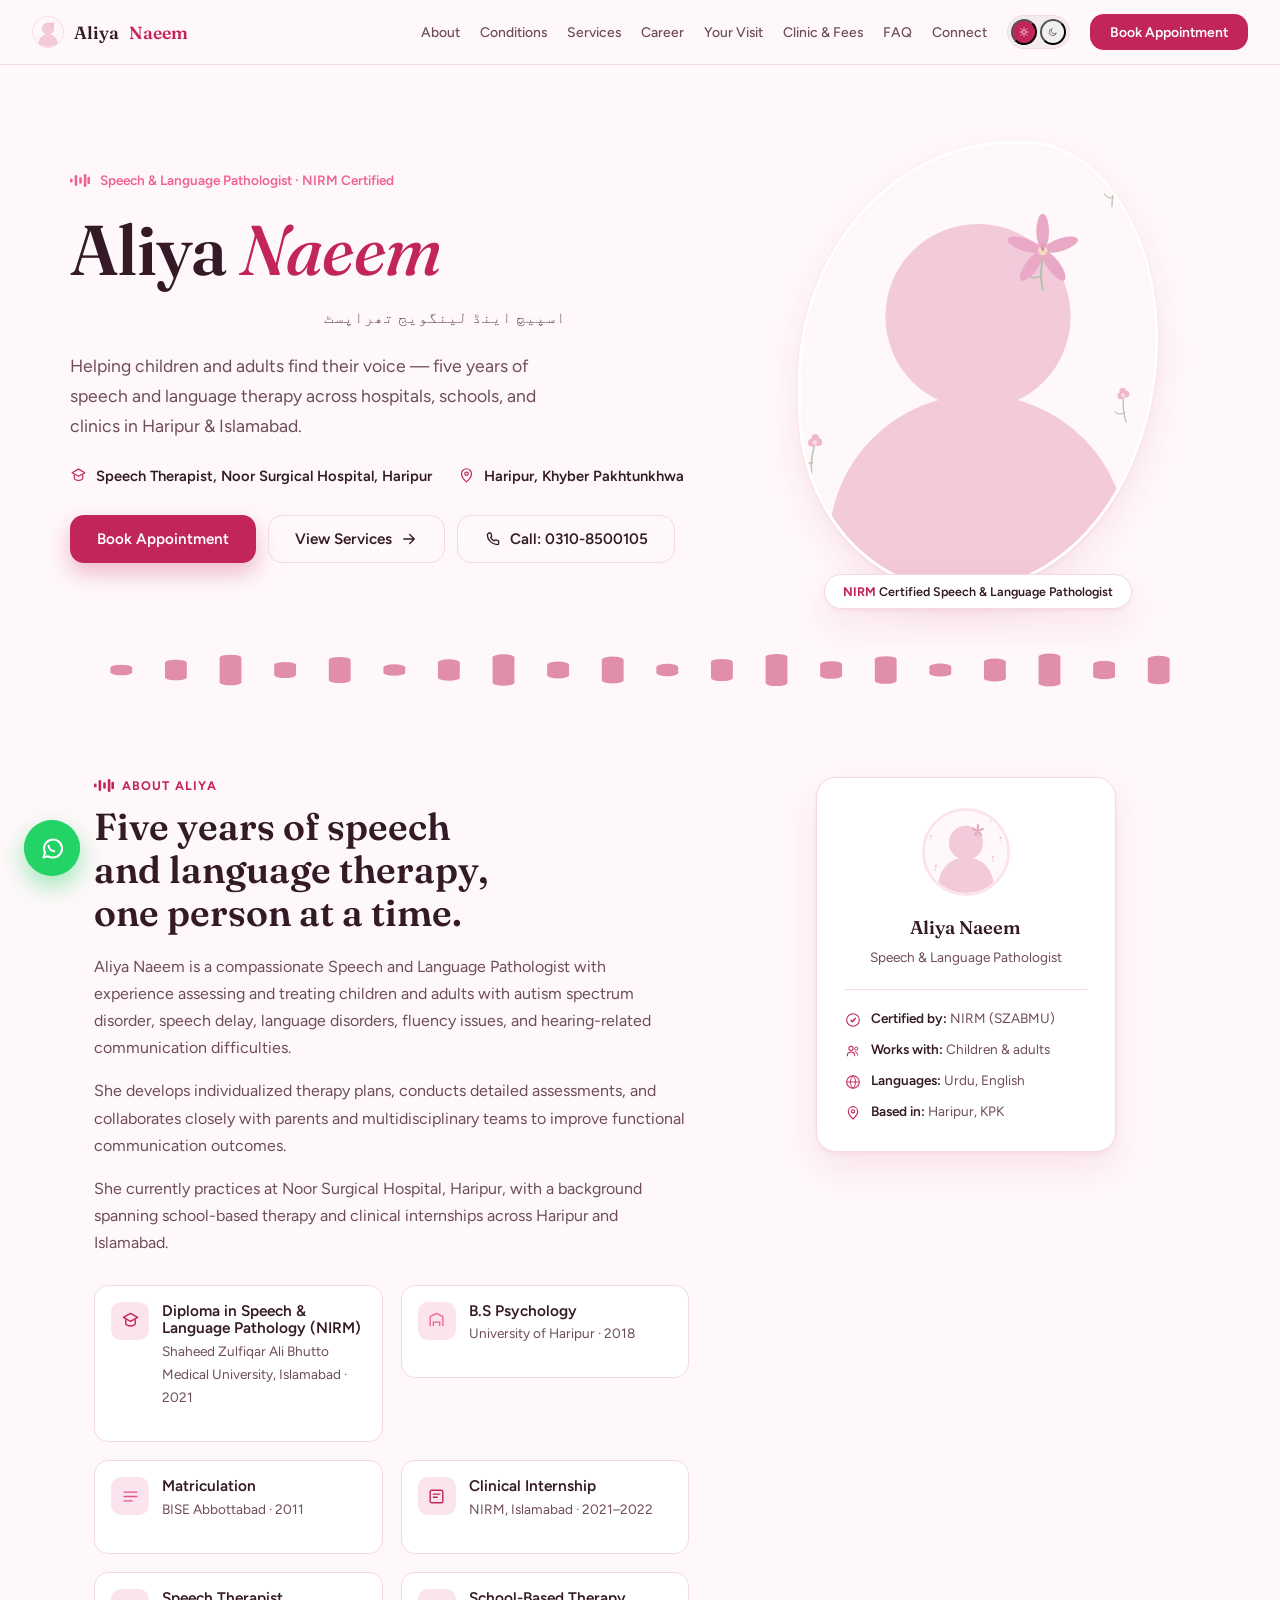
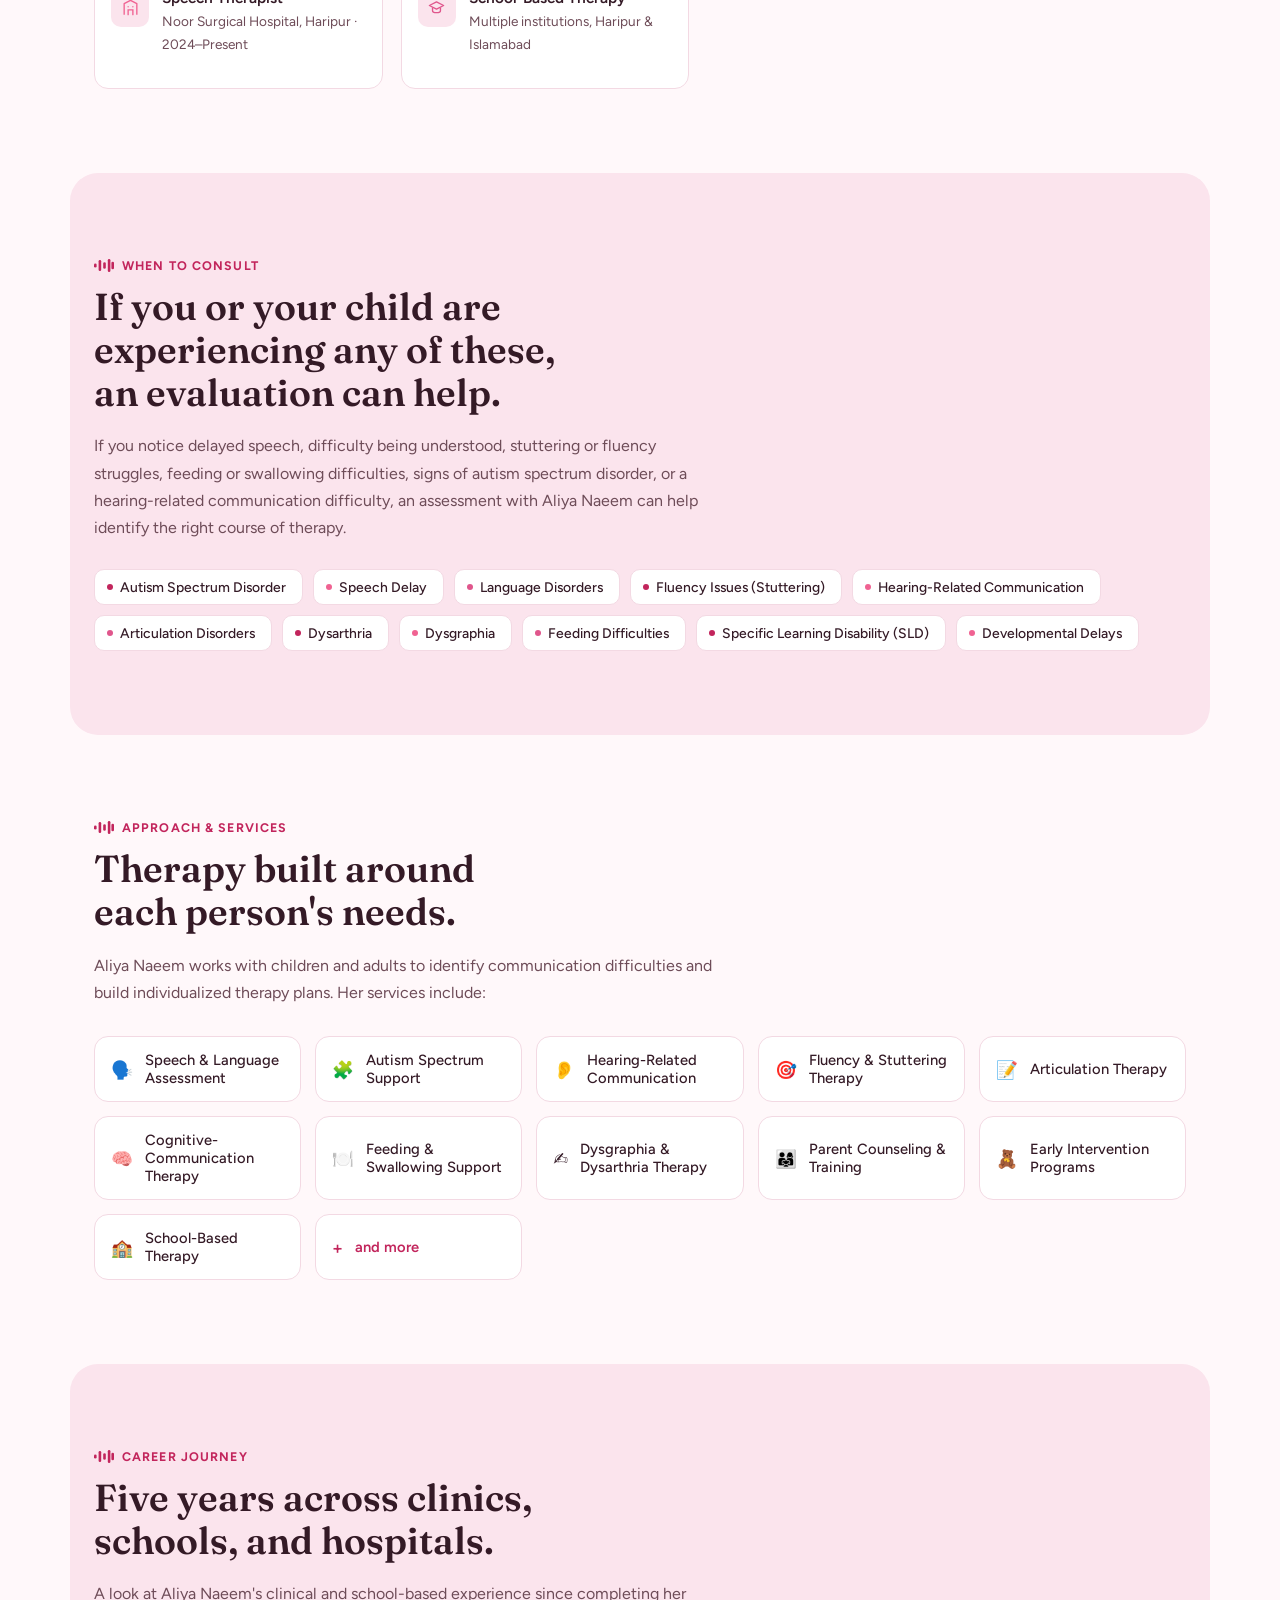
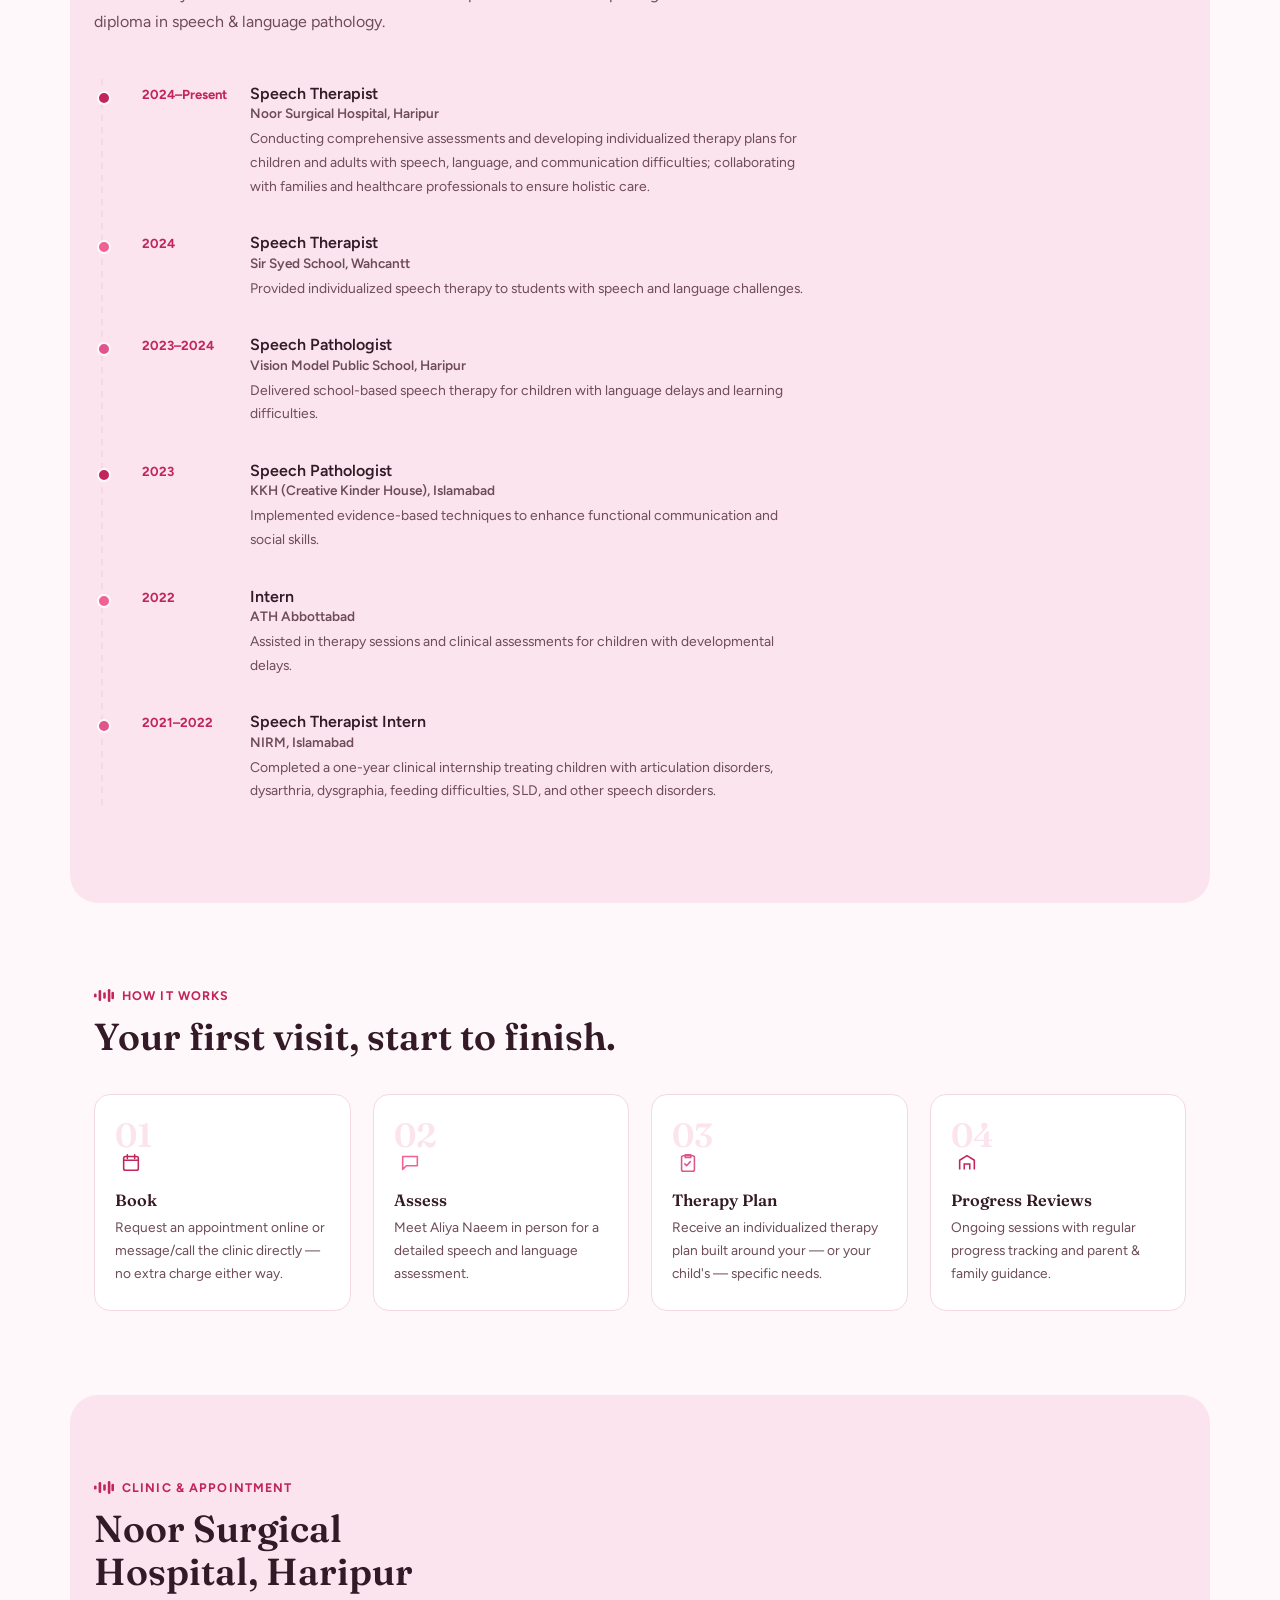
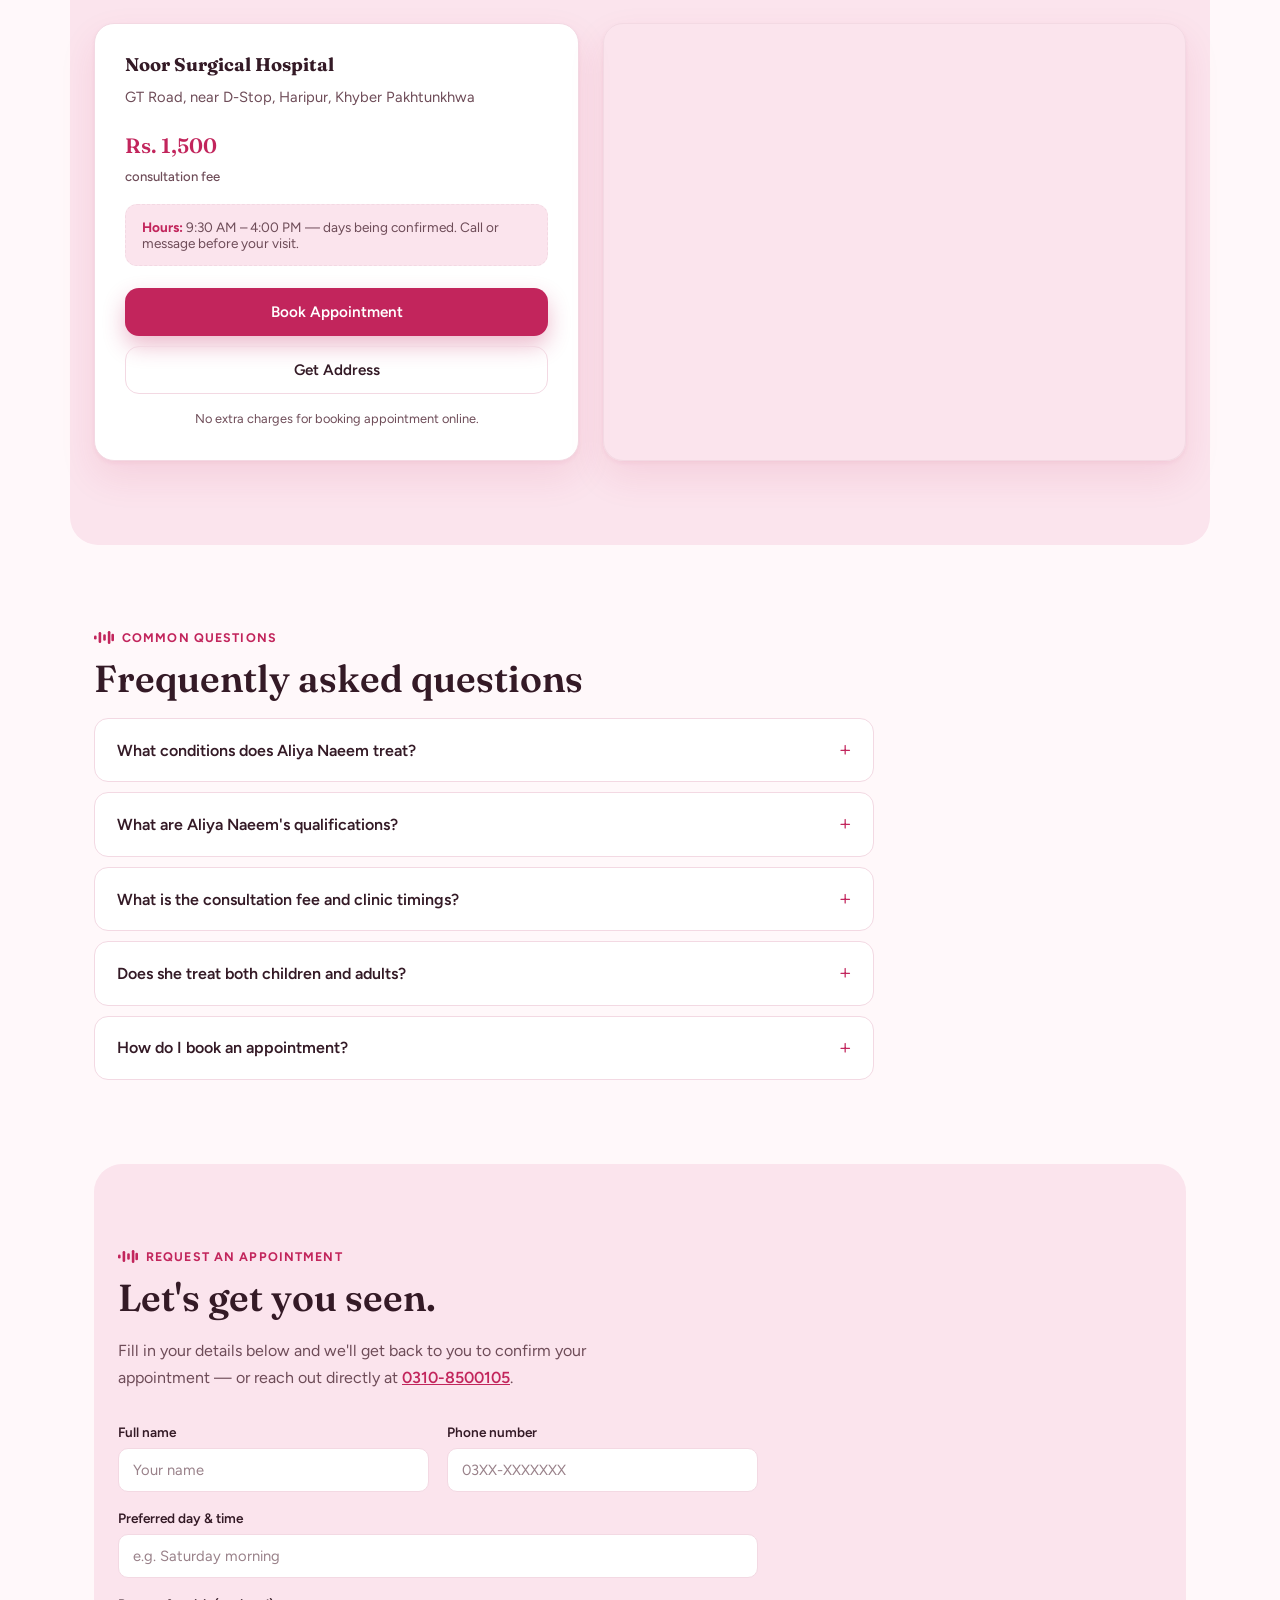
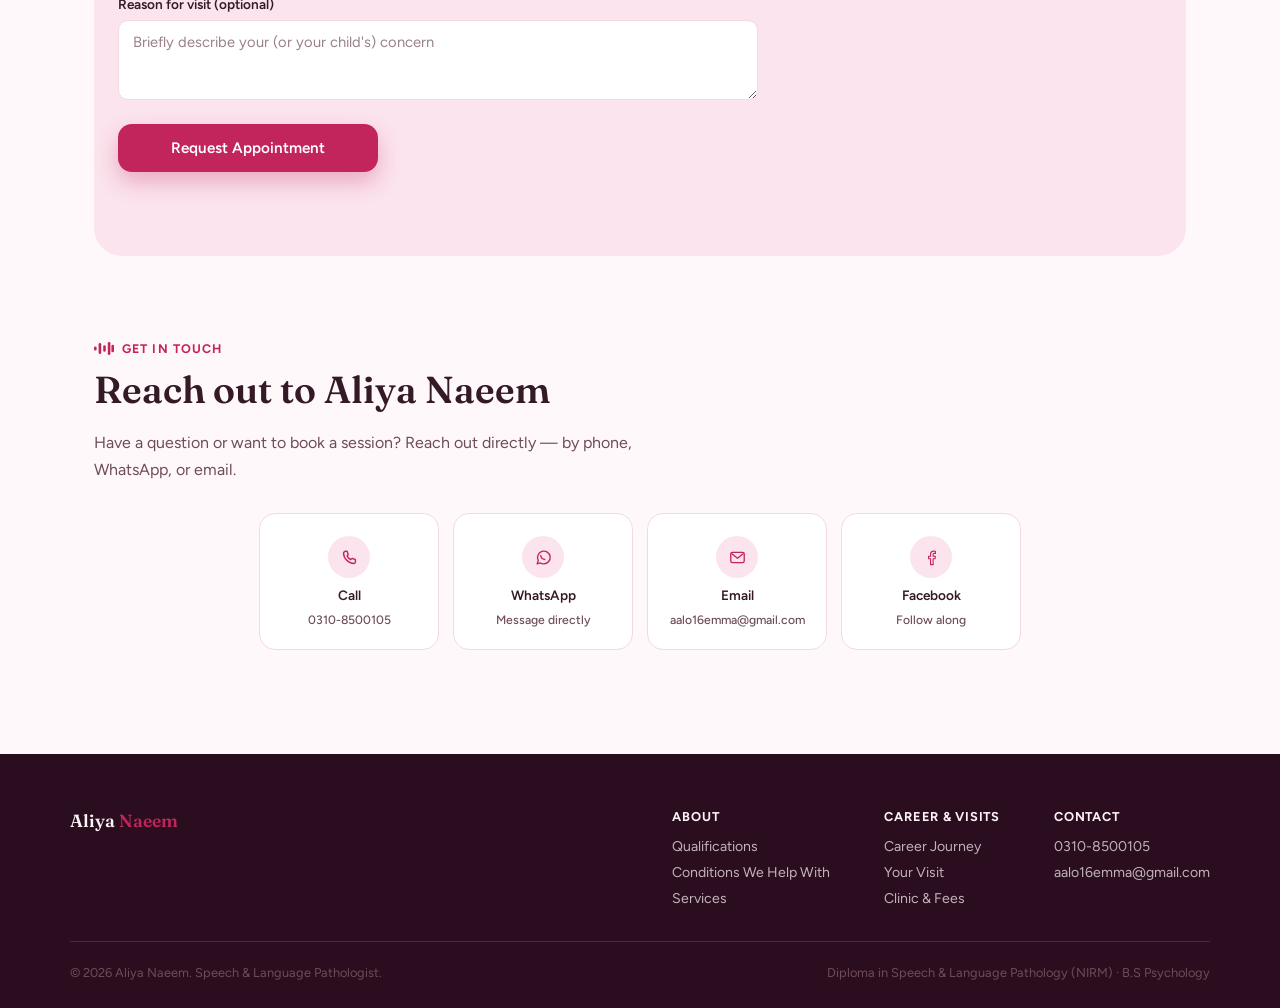
<file: index.html>
<!DOCTYPE html>
<html lang="en">
<head>
<meta charset="UTF-8">
<meta name="viewport" content="width=device-width, initial-scale=1.0">
<title>Aliya Naeem — Speech &amp; Language Pathologist</title>
<meta name="description" content="Aliya Naeem, Speech and Language Pathologist based in Haripur. Diploma in Speech &amp; Language Pathology (NIRM), B.S Psychology. Specializing in autism spectrum disorder, speech delay, language disorders, and fluency therapy for children and adults. Consultations at Noor Surgical Hospital, Haripur.">
<link rel="icon" href="data:image/svg+xml,%3Csvg xmlns='http://www.w3.org/2000/svg' viewBox='0 0 100 100'%3E%3Crect width='100' height='100' rx='24' fill='%23C2255C'/%3E%3Ctext x='50' y='69' font-family='Georgia, serif' font-size='52' font-weight='700' fill='%23FFFFFF' text-anchor='middle'%3EA%3C/text%3E%3C/svg%3E">
<link rel="canonical" href="https://aliyanaeem.com/">
<meta property="og:type" content="website">
<meta property="og:title" content="Aliya Naeem — Speech & Language Pathologist">
<meta property="og:description" content="Speech and Language Pathologist based in Haripur, specializing in autism spectrum disorder, speech delay, language disorders, and fluency therapy for children and adults.">
<meta property="og:url" content="https://aliyanaeem.com/">
<meta name="twitter:card" content="summary">
<link rel="preconnect" href="https://fonts.googleapis.com">
<link rel="preconnect" href="https://fonts.gstatic.com" crossorigin>
<link href="https://fonts.googleapis.com/css2?family=Fraunces:wght@500;600;700&family=Figtree:wght@400;500;600;700&display=swap" rel="stylesheet">
<link rel="stylesheet" href="css/style.css?v=2">
<script>
  (function () {
    try {
      var stored = localStorage.getItem('theme');
      var theme = stored || (window.matchMedia('(prefers-color-scheme: dark)').matches ? 'dark' : 'light');
      document.documentElement.setAttribute('data-theme', theme);
    } catch (e) {}
  })();
</script>
</head>
<body>

<a class="skip-link" href="#main">Skip to content</a>

<nav id="nav" class="nav">
  <a href="#hero" class="nav__mark">
    <span class="nav__logo" aria-hidden="true">
      <img src="images/placeholder-avatar.svg" alt="" width="32" height="32">
    </span>
    Aliya <span>Naeem</span>
  </a>
  <button id="navToggle" type="button" class="nav__toggle" aria-label="Toggle menu" aria-controls="navLinks" aria-expanded="false">
    <span></span><span></span><span></span>
  </button>
  <div id="navLinks" class="nav__links">
    <a href="#about">About</a>
    <a href="#conditions">Conditions</a>
    <a href="#services">Services</a>
    <a href="#career">Career</a>
    <a href="#journey">Your Visit</a>
    <a href="#clinic">Clinic &amp; Fees</a>
    <a href="#faq">FAQ</a>
    <a href="#connect">Connect</a>
    <div id="themeToggle" class="theme-toggle" role="group" aria-label="Colour theme">
      <button type="button" class="theme-toggle__opt" data-theme-choice="light" aria-pressed="false" aria-label="Light theme">
        <svg viewBox="0 0 24 24" fill="none"><circle cx="12" cy="12" r="4.5" stroke="currentColor" stroke-width="1.8"/><path d="M12 2.5v2.5M12 19v2.5M4.2 4.2l1.8 1.8M18 18l1.8 1.8M2.5 12H5M19 12h2.5M4.2 19.8L6 18M18 6l1.8-1.8" stroke="currentColor" stroke-width="1.8" stroke-linecap="round"/></svg>
      </button>
      <button type="button" class="theme-toggle__opt" data-theme-choice="dark" aria-pressed="false" aria-label="Dark theme">
        <svg viewBox="0 0 24 24" fill="none"><path d="M20 14.2A8.5 8.5 0 1 1 9.8 4a6.6 6.6 0 0 0 10.2 10.2z" stroke="currentColor" stroke-width="1.8" stroke-linejoin="round"/></svg>
      </button>
    </div>
    <a href="#book" class="nav__cta">Book Appointment</a>
  </div>
</nav>

<main id="main">

  <!-- HERO -->
  <section id="hero" class="hero">
    <div class="hero__grid">
      <div class="hero__content">
        <p class="hero__eyebrow-line" data-reveal>
          <svg viewBox="0 0 20 13" fill="currentColor"><rect x="0" y="4.5" width="2.6" height="4" rx="1.3"/><rect x="4.6" y="1" width="2.6" height="11" rx="1.3"/><rect x="9.2" y="3.2" width="2.6" height="6.6" rx="1.3"/><rect x="13.8" y="0" width="2.6" height="13" rx="1.3"/><rect x="17.4" y="2.8" width="2.6" height="7.4" rx="1.3"/></svg>
          Speech &amp; Language Pathologist &middot; NIRM Certified
        </p>

        <h1 class="hero__title" data-reveal>Aliya <em>Naeem</em></h1>
        <p class="hero__specialty-ur" dir="rtl" lang="ur" data-reveal>اسپیچ اینڈ لینگویج تھراپسٹ</p>

        <p class="hero__lede" data-reveal>Helping children and adults find their voice &mdash; five years of speech and language therapy across hospitals, schools, and clinics in Haripur &amp; Islamabad.</p>

        <div class="hero__details" data-reveal>
          <div class="hero__detail">
            <svg viewBox="0 0 24 24" fill="none" aria-hidden="true"><path d="M12 3l9 5-9 5-9-5 9-5z" stroke="currentColor" stroke-width="1.7" stroke-linejoin="round"/><path d="M6 10.5V16c0 1.3 2.7 3 6 3s6-1.7 6-3v-5.5" stroke="currentColor" stroke-width="1.7"/></svg>
            Speech Therapist, Noor Surgical Hospital, Haripur
          </div>
          <div class="hero__detail">
            <svg viewBox="0 0 24 24" fill="none" aria-hidden="true"><path d="M12 21s7-6.2 7-11.5A7 7 0 005 9.5C5 14.8 12 21 12 21z" stroke="currentColor" stroke-width="1.7" stroke-linejoin="round"/><circle cx="12" cy="9.5" r="2.4" stroke="currentColor" stroke-width="1.7"/></svg>
            Haripur, Khyber Pakhtunkhwa
          </div>
        </div>

        <div class="hero__actions" data-reveal>
          <a href="#book" class="btn btn--primary">Book Appointment</a>
          <a href="#services" class="btn btn--ghost">
            View Services
            <svg viewBox="0 0 24 24" fill="none"><path d="M5 12h14M13 6l6 6-6 6" stroke="currentColor" stroke-width="1.8" stroke-linecap="round" stroke-linejoin="round"/></svg>
          </a>
          <a href="tel:+923108500105" class="btn btn--ghost">
            <svg viewBox="0 0 24 24" fill="none"><path d="M6.5 4.5c-1 0-2 1-2 2 0 6.6 6.4 13 13 13 1 0 2-1 2-2v-2.2c0-.5-.3-.9-.8-1l-3-1c-.4-.1-.9 0-1.2.3l-1 1c-2-1-3.6-2.6-4.6-4.6l1-1c.3-.3.4-.8.3-1.2l-1-3c-.1-.5-.5-.8-1-.8H6.5z" stroke="currentColor" stroke-width="1.8" stroke-linejoin="round"/></svg>
            Call: 0310-8500105
          </a>
        </div>
      </div>

      <div class="hero__visual" aria-hidden="true">
        <div class="hero__portrait">
          <img src="images/placeholder-avatar.svg" alt="" width="680" height="850">
        </div>
        <div class="hero__ribbon"><strong>NIRM</strong> Certified Speech &amp; Language Pathologist</div>
      </div>
    </div>

    <div class="hero__wave-wrap" aria-hidden="true">
      <svg class="hero__wave" viewBox="0 0 400 60" preserveAspectRatio="none">
        <rect x="6" y="23" width="8" height="14" rx="4" fill="currentColor"/>
        <rect x="26" y="16.5" width="8" height="27" rx="4" fill="currentColor"/>
        <rect x="46" y="10" width="8" height="40" rx="4" fill="currentColor"/>
        <rect x="66" y="19.5" width="8" height="21" rx="4" fill="currentColor"/>
        <rect x="86" y="13" width="8" height="34" rx="4" fill="currentColor"/>
        <rect x="106" y="22.5" width="8" height="15" rx="4" fill="currentColor"/>
        <rect x="126" y="16" width="8" height="28" rx="4" fill="currentColor"/>
        <rect x="146" y="9.5" width="8" height="41" rx="4" fill="currentColor"/>
        <rect x="166" y="19" width="8" height="22" rx="4" fill="currentColor"/>
        <rect x="186" y="12.5" width="8" height="35" rx="4" fill="currentColor"/>
        <rect x="206" y="22" width="8" height="16" rx="4" fill="currentColor"/>
        <rect x="226" y="15.5" width="8" height="29" rx="4" fill="currentColor"/>
        <rect x="246" y="9" width="8" height="42" rx="4" fill="currentColor"/>
        <rect x="266" y="18.5" width="8" height="23" rx="4" fill="currentColor"/>
        <rect x="286" y="12" width="8" height="36" rx="4" fill="currentColor"/>
        <rect x="306" y="21.5" width="8" height="17" rx="4" fill="currentColor"/>
        <rect x="326" y="15" width="8" height="30" rx="4" fill="currentColor"/>
        <rect x="346" y="8.5" width="8" height="43" rx="4" fill="currentColor"/>
        <rect x="366" y="18" width="8" height="24" rx="4" fill="currentColor"/>
        <rect x="386" y="11.5" width="8" height="37" rx="4" fill="currentColor"/>
      </svg>
    </div>
  </section>

  <!-- ABOUT -->
  <section id="about" class="about">
    <div class="about__text" data-reveal>
      <span class="eyebrow">About Aliya</span>
      <h2>Five years of speech and language therapy, one person at a time.</h2>
      <p>Aliya Naeem is a compassionate Speech and Language Pathologist with experience assessing and treating children and adults with autism spectrum disorder, speech delay, language disorders, fluency issues, and hearing-related communication difficulties.</p>
      <p>She develops individualized therapy plans, conducts detailed assessments, and collaborates closely with parents and multidisciplinary teams to improve functional communication outcomes.</p>
      <p>She currently practices at Noor Surgical Hospital, Haripur, with a background spanning school-based therapy and clinical internships across Haripur and Islamabad.</p>

      <div class="about__quals">
        <div class="qual" data-reveal>
          <span class="qual__icon" aria-hidden="true">
            <svg viewBox="0 0 24 24" fill="none"><path d="M12 3l9 5-9 5-9-5 9-5z" stroke="currentColor" stroke-width="1.8" stroke-linejoin="round"/><path d="M6 10.5V16c0 1.3 2.7 3 6 3s6-1.7 6-3v-5.5" stroke="currentColor" stroke-width="1.8"/></svg>
          </span>
          <div>
            <h3>Diploma in Speech &amp; Language Pathology (NIRM)</h3>
            <p>Shaheed Zulfiqar Ali Bhutto Medical University, Islamabad &middot; 2021</p>
          </div>
        </div>
        <div class="qual" data-reveal>
          <span class="qual__icon" aria-hidden="true">
            <svg viewBox="0 0 24 24" fill="none"><path d="M4 19V7l8-4 8 4v12" stroke="currentColor" stroke-width="1.7" stroke-linejoin="round"/><path d="M8 19v-5h8v5" stroke="currentColor" stroke-width="1.7"/></svg>
          </span>
          <div>
            <h3>B.S Psychology</h3>
            <p>University of Haripur &middot; 2018</p>
          </div>
        </div>
        <div class="qual" data-reveal>
          <span class="qual__icon" aria-hidden="true">
            <svg viewBox="0 0 24 24" fill="none"><path d="M4 6.5h16M4 12h16M4 17.5h10" stroke="currentColor" stroke-width="1.8" stroke-linecap="round"/></svg>
          </span>
          <div>
            <h3>Matriculation</h3>
            <p>BISE Abbottabad &middot; 2011</p>
          </div>
        </div>
        <div class="qual" data-reveal>
          <span class="qual__icon" aria-hidden="true">
            <svg viewBox="0 0 24 24" fill="none"><rect x="4" y="4" width="16" height="16" rx="2" stroke="currentColor" stroke-width="1.8"/><path d="M8 9h8M8 13h5" stroke="currentColor" stroke-width="1.8" stroke-linecap="round"/></svg>
          </span>
          <div>
            <h3>Clinical Internship</h3>
            <p>NIRM, Islamabad &middot; 2021&ndash;2022</p>
          </div>
        </div>
        <div class="qual" data-reveal>
          <span class="qual__icon" aria-hidden="true">
            <svg viewBox="0 0 24 24" fill="none"><path d="M4 21V7l8-4 8 4v14" stroke="currentColor" stroke-width="1.7" stroke-linejoin="round"/><path d="M9 21v-6h6v6M9 11h.01M15 11h.01M9 15h.01M15 15h.01" stroke="currentColor" stroke-width="1.7" stroke-linecap="round"/></svg>
          </span>
          <div>
            <h3>Speech Therapist</h3>
            <p>Noor Surgical Hospital, Haripur &middot; 2024&ndash;Present</p>
          </div>
        </div>
        <div class="qual" data-reveal>
          <span class="qual__icon" aria-hidden="true">
            <svg viewBox="0 0 24 24" fill="none"><path d="M3 9.5L12 5l9 4.5-9 4.5-9-4.5z" stroke="currentColor" stroke-width="1.7" stroke-linejoin="round"/><path d="M7 12v4c0 1.4 2.2 2.5 5 2.5s5-1.1 5-2.5v-4" stroke="currentColor" stroke-width="1.7"/></svg>
          </span>
          <div>
            <h3>School-Based Therapy</h3>
            <p>Multiple institutions, Haripur &amp; Islamabad</p>
          </div>
        </div>
      </div>
    </div>
    <div class="about__visual">
      <div class="profile-card" data-reveal>
        <img class="profile-card__avatar" src="images/placeholder-avatar.svg" alt="Aliya Naeem" width="88" height="88">
        <p class="profile-card__name">Aliya Naeem</p>
        <p class="profile-card__role">Speech &amp; Language Pathologist</p>
        <div class="profile-card__divider"></div>
        <ul class="profile-card__facts">
          <li>
            <svg viewBox="0 0 24 24" fill="none"><path d="M9 12.5l2 2 4.5-5" stroke="currentColor" stroke-width="2.2" stroke-linecap="round" stroke-linejoin="round"/><circle cx="12" cy="12" r="9.5" stroke="currentColor" stroke-width="1.6"/></svg>
            <span><strong>Certified by:</strong> NIRM (SZABMU)</span>
          </li>
          <li>
            <svg viewBox="0 0 24 24" fill="none"><circle cx="9" cy="8" r="3.2" stroke="currentColor" stroke-width="1.6"/><path d="M3.5 19c0-3.3 2.5-5.5 5.5-5.5s5.5 2.2 5.5 5.5" stroke="currentColor" stroke-width="1.6" stroke-linecap="round"/><circle cx="17" cy="8.5" r="2.4" stroke="currentColor" stroke-width="1.5"/><path d="M15 13.3c2.3.2 4 2.1 4 4.7" stroke="currentColor" stroke-width="1.5" stroke-linecap="round"/></svg>
            <span><strong>Works with:</strong> Children &amp; adults</span>
          </li>
          <li>
            <svg viewBox="0 0 24 24" fill="none"><circle cx="12" cy="12" r="9.5" stroke="currentColor" stroke-width="1.6"/><path d="M2.5 12h19M12 2.5c2.5 2.5 3.8 6 3.8 9.5s-1.3 7-3.8 9.5c-2.5-2.5-3.8-6-3.8-9.5s1.3-7 3.8-9.5z" stroke="currentColor" stroke-width="1.4"/></svg>
            <span><strong>Languages:</strong> Urdu, English</span>
          </li>
          <li>
            <svg viewBox="0 0 24 24" fill="none"><path d="M12 21s7-6.2 7-11.5A7 7 0 005 9.5C5 14.8 12 21 12 21z" stroke="currentColor" stroke-width="1.7" stroke-linejoin="round"/><circle cx="12" cy="9.5" r="2.4" stroke="currentColor" stroke-width="1.7"/></svg>
            <span><strong>Based in:</strong> Haripur, KPK</span>
          </li>
        </ul>
      </div>
    </div>
  </section>

  <!-- CONDITIONS -->
  <section id="conditions" class="conditions band">
    <span class="eyebrow" data-reveal>When to consult</span>
    <h2 data-reveal>If you or your child are experiencing any of these, an evaluation can help.</h2>
    <p class="conditions__intro" data-reveal>If you notice delayed speech, difficulty being understood, stuttering or fluency struggles, feeding or swallowing difficulties, signs of autism spectrum disorder, or a hearing-related communication difficulty, an assessment with Aliya Naeem can help identify the right course of therapy.</p>
    <div class="chip-grid" data-reveal>
      <span class="chip">Autism Spectrum Disorder</span>
      <span class="chip">Speech Delay</span>
      <span class="chip">Language Disorders</span>
      <span class="chip">Fluency Issues (Stuttering)</span>
      <span class="chip">Hearing-Related Communication</span>
      <span class="chip">Articulation Disorders</span>
      <span class="chip">Dysarthria</span>
      <span class="chip">Dysgraphia</span>
      <span class="chip">Feeding Difficulties</span>
      <span class="chip">Specific Learning Disability (SLD)</span>
      <span class="chip">Developmental Delays</span>
    </div>
  </section>

  <!-- SERVICES -->
  <section id="services" class="services">
    <span class="eyebrow" data-reveal>Approach &amp; services</span>
    <h2 data-reveal>Therapy built around each person's needs.</h2>
    <p class="services__intro" data-reveal>Aliya Naeem works with children and adults to identify communication difficulties and build individualized therapy plans. Her services include:</p>
    <div class="service-grid">
      <div class="service" data-reveal><span class="service__icon">🗣️</span>Speech &amp; Language Assessment</div>
      <div class="service" data-reveal><span class="service__icon">🧩</span>Autism Spectrum Support</div>
      <div class="service" data-reveal><span class="service__icon">👂</span>Hearing-Related Communication</div>
      <div class="service" data-reveal><span class="service__icon">🎯</span>Fluency &amp; Stuttering Therapy</div>
      <div class="service" data-reveal><span class="service__icon">📝</span>Articulation Therapy</div>
      <div class="service" data-reveal><span class="service__icon">🧠</span>Cognitive-Communication Therapy</div>
      <div class="service" data-reveal><span class="service__icon">🍽️</span>Feeding &amp; Swallowing Support</div>
      <div class="service" data-reveal><span class="service__icon">✍️</span>Dysgraphia &amp; Dysarthria Therapy</div>
      <div class="service" data-reveal><span class="service__icon">👨&zwj;👩&zwj;👧</span>Parent Counseling &amp; Training</div>
      <div class="service" data-reveal><span class="service__icon">🧸</span>Early Intervention Programs</div>
      <div class="service" data-reveal><span class="service__icon">🏫</span>School-Based Therapy</div>
      <div class="service service--more" data-reveal><span class="service__icon">+</span>and more</div>
    </div>
  </section>

  <!-- CAREER -->
  <section id="career" class="career band">
    <span class="eyebrow" data-reveal>Career journey</span>
    <h2 data-reveal>Five years across clinics, schools, and hospitals.</h2>
    <p class="career__intro" data-reveal>A look at Aliya Naeem's clinical and school-based experience since completing her diploma in speech &amp; language pathology.</p>
    <div class="timeline">
      <div class="timeline-item" data-reveal>
        <span class="timeline-item__years">2024&ndash;Present</span>
        <div class="timeline-item__body">
          <h3>Speech Therapist</h3>
          <span class="timeline-item__place">Noor Surgical Hospital, Haripur</span>
          <p>Conducting comprehensive assessments and developing individualized therapy plans for children and adults with speech, language, and communication difficulties; collaborating with families and healthcare professionals to ensure holistic care.</p>
        </div>
      </div>
      <div class="timeline-item" data-reveal>
        <span class="timeline-item__years">2024</span>
        <div class="timeline-item__body">
          <h3>Speech Therapist</h3>
          <span class="timeline-item__place">Sir Syed School, Wahcantt</span>
          <p>Provided individualized speech therapy to students with speech and language challenges.</p>
        </div>
      </div>
      <div class="timeline-item" data-reveal>
        <span class="timeline-item__years">2023&ndash;2024</span>
        <div class="timeline-item__body">
          <h3>Speech Pathologist</h3>
          <span class="timeline-item__place">Vision Model Public School, Haripur</span>
          <p>Delivered school-based speech therapy for children with language delays and learning difficulties.</p>
        </div>
      </div>
      <div class="timeline-item" data-reveal>
        <span class="timeline-item__years">2023</span>
        <div class="timeline-item__body">
          <h3>Speech Pathologist</h3>
          <span class="timeline-item__place">KKH (Creative Kinder House), Islamabad</span>
          <p>Implemented evidence-based techniques to enhance functional communication and social skills.</p>
        </div>
      </div>
      <div class="timeline-item" data-reveal>
        <span class="timeline-item__years">2022</span>
        <div class="timeline-item__body">
          <h3>Intern</h3>
          <span class="timeline-item__place">ATH Abbottabad</span>
          <p>Assisted in therapy sessions and clinical assessments for children with developmental delays.</p>
        </div>
      </div>
      <div class="timeline-item" data-reveal>
        <span class="timeline-item__years">2021&ndash;2022</span>
        <div class="timeline-item__body">
          <h3>Speech Therapist Intern</h3>
          <span class="timeline-item__place">NIRM, Islamabad</span>
          <p>Completed a one-year clinical internship treating children with articulation disorders, dysarthria, dysgraphia, feeding difficulties, SLD, and other speech disorders.</p>
        </div>
      </div>
    </div>
  </section>

  <!-- YOUR VISIT -->
  <section id="journey" class="journey">
    <span class="eyebrow" data-reveal>How it works</span>
    <h2 data-reveal>Your first visit, start to finish.</h2>
    <div class="journey__steps">
      <div class="step" data-reveal>
        <span class="step__num">01</span>
        <span class="step__icon" aria-hidden="true"><svg viewBox="0 0 24 24" fill="none"><rect x="4" y="5" width="16" height="15" rx="2" stroke="currentColor" stroke-width="1.7"/><path d="M4 9h16M8 3v4M16 3v4" stroke="currentColor" stroke-width="1.7" stroke-linecap="round"/></svg></span>
        <h3>Book</h3>
        <p>Request an appointment online or message/call the clinic directly &mdash; no extra charge either way.</p>
      </div>
      <div class="step" data-reveal>
        <span class="step__num">02</span>
        <span class="step__icon" aria-hidden="true"><svg viewBox="0 0 24 24" fill="none"><path d="M4 5h16v10H8l-4 4V5z" stroke="currentColor" stroke-width="1.7" stroke-linejoin="round"/></svg></span>
        <h3>Assess</h3>
        <p>Meet Aliya Naeem in person for a detailed speech and language assessment.</p>
      </div>
      <div class="step" data-reveal>
        <span class="step__num">03</span>
        <span class="step__icon" aria-hidden="true"><svg viewBox="0 0 24 24" fill="none"><rect x="5" y="4" width="14" height="17" rx="2" stroke="currentColor" stroke-width="1.7"/><path d="M9 3h6v3H9z" stroke="currentColor" stroke-width="1.7"/><path d="M8.5 13l2 2 4-4.5" stroke="currentColor" stroke-width="1.7" stroke-linecap="round" stroke-linejoin="round"/></svg></span>
        <h3>Therapy Plan</h3>
        <p>Receive an individualized therapy plan built around your &mdash; or your child's &mdash; specific needs.</p>
      </div>
      <div class="step" data-reveal>
        <span class="step__num">04</span>
        <span class="step__icon" aria-hidden="true"><svg viewBox="0 0 24 24" fill="none"><path d="M4 19V9l8-5 8 5v10" stroke="currentColor" stroke-width="1.7" stroke-linejoin="round"/><path d="M9 19v-6h6v6" stroke="currentColor" stroke-width="1.7"/></svg></span>
        <h3>Progress Reviews</h3>
        <p>Ongoing sessions with regular progress tracking and parent &amp; family guidance.</p>
      </div>
    </div>
  </section>

  <!-- CLINIC / FEES / BOOKING -->
  <section id="clinic" class="clinic band">
    <span class="eyebrow" data-reveal>Clinic &amp; appointment</span>
    <h2 data-reveal>Noor Surgical Hospital, Haripur</h2>

    <div class="clinic__grid">
      <div class="clinic-card" data-reveal>
        <h3>Noor Surgical Hospital</h3>
        <p class="clinic-card__area">GT Road, near D-Stop, Haripur, Khyber Pakhtunkhwa</p>

        <p class="clinic-card__fee">Rs. 1,500 <span>consultation fee</span></p>

        <div class="clinic-card__timing-note">
          <strong>Hours:</strong> 9:30 AM &ndash; 4:00 PM &mdash; days being confirmed. Call or message before your visit.
        </div>

        <div class="clinic-card__actions">
          <a href="#book" class="btn btn--primary btn--block">Book Appointment</a>
          <a href="https://www.google.com/maps/search/?api=1&query=Noor+Surgical+Hospital+GT+Road+Haripur" target="_blank" rel="noopener" class="btn btn--ghost btn--block">Get Address</a>
        </div>
        <p class="clinic-card__note">No extra charges for booking appointment online.</p>
      </div>

      <div class="clinic-map" data-reveal>
        <iframe title="Noor Surgical Hospital location map" src="https://www.google.com/maps?q=Noor+Surgical+Hospital,+GT+Road,+Haripur&output=embed" loading="lazy" referrerpolicy="no-referrer-when-downgrade"></iframe>
      </div>
    </div>
  </section>

  <!-- FAQ -->
  <section id="faq" class="faq">
    <span class="eyebrow" data-reveal>Common questions</span>
    <h2 data-reveal>Frequently asked questions</h2>

    <div class="faq__list" data-reveal>
      <details class="faq__item">
        <summary>What conditions does Aliya Naeem treat?</summary>
        <p>As a Speech and Language Pathologist, she treats autism spectrum disorder, speech delay, language disorders, fluency issues (stuttering), hearing-related communication difficulties, articulation disorders, dysarthria, dysgraphia, feeding difficulties, specific learning disability (SLD), and developmental delays. See the <a href="#conditions">Conditions</a> section for the full list.</p>
      </details>
      <details class="faq__item">
        <summary>What are Aliya Naeem's qualifications?</summary>
        <p>Diploma in Speech &amp; Language Pathology (NIRM) from Shaheed Zulfiqar Ali Bhutto Medical University, Islamabad; B.S Psychology from the University of Haripur; and Matriculation from BISE Abbottabad. See the <a href="#about">About</a> section for her full background.</p>
      </details>
      <details class="faq__item">
        <summary>What is the consultation fee and clinic timings?</summary>
        <p>The consultation fee is Rs. 1,500. Clinic hours are 9:30 AM&ndash;4:00 PM at Noor Surgical Hospital &mdash; the exact days are still being confirmed, so please call or message at <a href="tel:+923108500105">0310-8500105</a> before your visit.</p>
      </details>
      <details class="faq__item">
        <summary>Does she treat both children and adults?</summary>
        <p>Yes. Aliya Naeem works with both children and adults on speech, language, and communication difficulties, alongside a strong background in school-based therapy for children.</p>
      </details>
      <details class="faq__item">
        <summary>How do I book an appointment?</summary>
        <p>Use the booking form below, or reach out directly by call or WhatsApp at <a href="tel:+923108500105">0310-8500105</a>.</p>
      </details>
    </div>
  </section>

  <!-- BOOKING FORM -->
  <section id="book" class="book">
    <div class="book__inner" data-reveal>
      <span class="eyebrow">Request an appointment</span>
      <h2>Let's get you seen.</h2>
      <p class="book__sub">Fill in your details below and we'll get back to you to confirm your appointment &mdash; or reach out directly at <a href="tel:+923108500105">0310-8500105</a>.</p>

      <!-- Sign up free at formspree.io with aalo16emma@gmail.com, then replace
           REPLACE_WITH_FORMSPREE_ID below with the real form ID it gives you. -->
      <form id="bookForm" class="book-form" action="https://formspree.io/f/REPLACE_WITH_FORMSPREE_ID" method="POST">
        <input type="hidden" name="_subject" value="New appointment request — Aliya Naeem site">
        <div class="book-form__row">
          <label>
            <span>Full name</span>
            <input id="bookName" type="text" name="name" required placeholder="Your name">
          </label>
          <label>
            <span>Phone number</span>
            <input id="bookPhone" type="tel" name="phone" required placeholder="03XX-XXXXXXX">
          </label>
        </div>
        <label class="book-form__full">
          <span>Preferred day &amp; time</span>
          <input id="bookDay" type="text" name="day" required placeholder="e.g. Saturday morning">
        </label>
        <label class="book-form__full">
          <span>Reason for visit (optional)</span>
          <textarea id="bookMessage" name="message" rows="3" placeholder="Briefly describe your (or your child's) concern"></textarea>
        </label>
        <button type="submit" class="btn btn--primary btn--block">Request Appointment</button>
      </form>
      <p id="bookConfirm" class="book-confirm" role="status" hidden>Thank you! Your request has been noted &mdash; we'll get back to you shortly to confirm your appointment with Aliya Naeem.</p>
      <p id="bookError" class="book-confirm book-confirm--error" role="alert" hidden>Something went wrong sending your request. Please call or WhatsApp <a href="tel:+923108500105">0310-8500105</a> directly instead.</p>
    </div>
  </section>

  <!-- CONNECT -->
  <section id="connect" class="connect">
    <span class="eyebrow" data-reveal>Get in touch</span>
    <h2 data-reveal>Reach out to Aliya Naeem</h2>
    <p class="connect__intro" data-reveal>Have a question or want to book a session? Reach out directly &mdash; by phone, WhatsApp, or email.</p>
    <div class="connect__grid" data-reveal>
      <a href="tel:+923108500105" class="connect__card">
        <span class="connect__icon" aria-hidden="true">
          <svg viewBox="0 0 24 24" fill="none"><path d="M6.5 4.5c-1 0-2 1-2 2 0 6.6 6.4 13 13 13 1 0 2-1 2-2v-2.2c0-.5-.3-.9-.8-1l-3-1c-.4-.1-.9 0-1.2.3l-1 1c-2-1-3.6-2.6-4.6-4.6l1-1c.3-.3.4-.8.3-1.2l-1-3c-.1-.5-.5-.8-1-.8H6.5z" stroke="currentColor" stroke-width="1.8" stroke-linejoin="round"/></svg>
        </span>
        Call
        <small>0310-8500105</small>
      </a>
      <a href="https://wa.me/923108500105" class="connect__card" target="_blank" rel="noopener">
        <span class="connect__icon" aria-hidden="true">
          <svg viewBox="0 0 24 24" fill="none"><path d="M4 20l1.4-4.2A8 8 0 1112 20a7.9 7.9 0 01-4-1.1L4 20z" stroke="currentColor" stroke-width="1.7" stroke-linejoin="round"/><path d="M8.5 9.5c.3 2.6 2.4 4.7 5 5" stroke="currentColor" stroke-width="1.7" stroke-linecap="round"/></svg>
        </span>
        WhatsApp
        <small>Message directly</small>
      </a>
      <a href="mailto:aalo16emma@gmail.com" class="connect__card">
        <span class="connect__icon" aria-hidden="true">
          <svg viewBox="0 0 24 24" fill="none"><rect x="3.5" y="5.5" width="17" height="13" rx="2" stroke="currentColor" stroke-width="1.7"/><path d="M4.5 7l7.5 6 7.5-6" stroke="currentColor" stroke-width="1.7" stroke-linejoin="round"/></svg>
        </span>
        Email
        <small>aalo16emma@gmail.com</small>
      </a>
      <a href="https://www.facebook.com/profile.php?id=61568623047135" class="connect__card" target="_blank" rel="noopener">
        <span class="connect__icon" aria-hidden="true">
          <svg viewBox="0 0 24 24" fill="none"><path d="M14 21v-7.5h2.5l.4-3h-2.9V8.3c0-.9.3-1.5 1.6-1.5H17V4.1c-.3 0-1.2-.1-2.3-.1-2.3 0-3.9 1.4-3.9 3.9v2.6H8.3v3h2.5V21H14z" stroke="currentColor" stroke-width="1.4" stroke-linejoin="round"/></svg>
        </span>
        Facebook
        <small>Follow along</small>
      </a>
    </div>
  </section>

</main>

<footer class="footer">
  <div class="footer__top">
    <a href="#hero" class="footer__mark">Aliya <span>Naeem</span></a>
    <div class="footer__cols">
      <div class="footer__col">
        <h3>About</h3>
        <a href="#about">Qualifications</a>
        <a href="#conditions">Conditions We Help With</a>
        <a href="#services">Services</a>
      </div>
      <div class="footer__col">
        <h3>Career &amp; Visits</h3>
        <a href="#career">Career Journey</a>
        <a href="#journey">Your Visit</a>
        <a href="#clinic">Clinic &amp; Fees</a>
      </div>
      <div class="footer__col">
        <h3>Contact</h3>
        <a href="tel:+923108500105">0310-8500105</a>
        <a href="mailto:aalo16emma@gmail.com">aalo16emma@gmail.com</a>
      </div>
    </div>
  </div>
  <div class="footer__bottom">
    <p>&copy; 2026 Aliya Naeem. Speech &amp; Language Pathologist.</p>
    <p class="footer__fine">Diploma in Speech &amp; Language Pathology (NIRM) &middot; B.S Psychology</p>
  </div>
</footer>

<div id="floatCta" class="float-cta" aria-hidden="true">
  <a href="#book" class="btn btn--primary float-cta__btn" tabindex="-1">
    <svg viewBox="0 0 24 24" fill="none" aria-hidden="true"><rect x="4" y="5" width="16" height="15" rx="2" stroke="currentColor" stroke-width="1.7"/><path d="M4 9h16M8 3v4M16 3v4" stroke="currentColor" stroke-width="1.7" stroke-linecap="round"/></svg>
    Book Appointment
  </a>
</div>

<a href="https://wa.me/923108500105" class="whatsapp-float" target="_blank" rel="noopener" aria-label="Message Aliya Naeem on WhatsApp">
  <svg viewBox="0 0 24 24" fill="none" aria-hidden="true"><path d="M4 20l1.4-4.2A8 8 0 1112 20a7.9 7.9 0 01-4-1.1L4 20z" stroke="currentColor" stroke-width="1.8" stroke-linejoin="round"/><path d="M8.5 9.5c.3 2.6 2.4 4.7 5 5" stroke="currentColor" stroke-width="1.8" stroke-linecap="round"/></svg>
</a>

<!-- Fill in openingHoursSpecification and geo once the exact clinic
     days are confirmed. -->
<script type="application/ld+json">
{
  "@context": "https://schema.org",
  "@type": "MedicalBusiness",
  "name": "Aliya Naeem — Speech & Language Pathologist",
  "description": "Speech and Language Pathologist specializing in autism spectrum disorder, speech delay, language disorders, fluency issues, and hearing-related communication difficulties, for children and adults.",
  "url": "https://aliyanaeem.com",
  "telephone": "+92-310-8500105",
  "email": "aalo16emma@gmail.com",
  "priceRange": "Rs. 1,500",
  "sameAs": ["https://www.facebook.com/profile.php?id=61568623047135"],
  "address": {
    "@type": "PostalAddress",
    "name": "Noor Surgical Hospital",
    "addressLocality": "Haripur",
    "addressRegion": "Khyber Pakhtunkhwa",
    "addressCountry": "PK"
  },
  "employee": {
    "@type": "Person",
    "name": "Aliya Naeem",
    "jobTitle": "Speech & Language Pathologist",
    "alumniOf": [
      { "@type": "CollegeOrUniversity", "name": "Shaheed Zulfiqar Ali Bhutto Medical University" },
      { "@type": "CollegeOrUniversity", "name": "University of Haripur" }
    ]
  }
}
</script>
<script type="application/ld+json">
{
  "@context": "https://schema.org",
  "@type": "FAQPage",
  "mainEntity": [
    {
      "@type": "Question",
      "name": "What conditions does Aliya Naeem treat?",
      "acceptedAnswer": { "@type": "Answer", "text": "As a Speech and Language Pathologist, she treats autism spectrum disorder, speech delay, language disorders, fluency issues (stuttering), hearing-related communication difficulties, articulation disorders, dysarthria, dysgraphia, feeding difficulties, specific learning disability (SLD), and developmental delays." }
    },
    {
      "@type": "Question",
      "name": "What are Aliya Naeem's qualifications?",
      "acceptedAnswer": { "@type": "Answer", "text": "Diploma in Speech & Language Pathology (NIRM) from Shaheed Zulfiqar Ali Bhutto Medical University, Islamabad; B.S Psychology from the University of Haripur; and Matriculation from BISE Abbottabad." }
    },
    {
      "@type": "Question",
      "name": "What is the consultation fee and clinic timings?",
      "acceptedAnswer": { "@type": "Answer", "text": "The consultation fee is Rs. 1,500. Clinic hours are 9:30 AM–4:00 PM at Noor Surgical Hospital — the exact days are still being confirmed, so please call or message at 0310-8500105 before your visit." }
    },
    {
      "@type": "Question",
      "name": "Does she treat both children and adults?",
      "acceptedAnswer": { "@type": "Answer", "text": "Yes. Aliya Naeem works with both children and adults on speech, language, and communication difficulties, alongside a strong background in school-based therapy for children." }
    },
    {
      "@type": "Question",
      "name": "How do I book an appointment?",
      "acceptedAnswer": { "@type": "Answer", "text": "Use the booking form on the website, or reach out directly by call or WhatsApp at 0310-8500105." }
    }
  ]
}
</script>
<script src="js/main.js?v=2"></script>
</body>
</html>
</file>
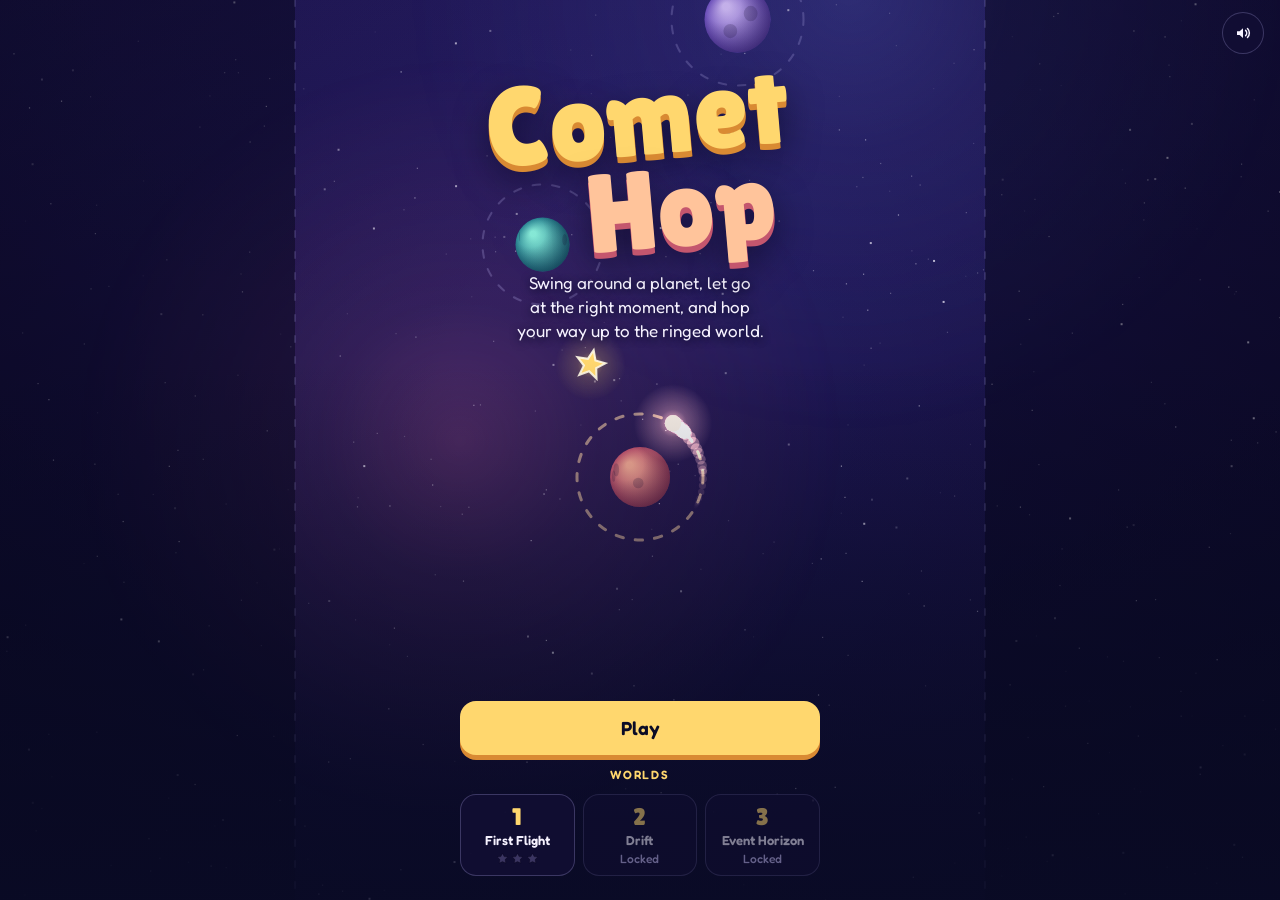
<file: playabl-demo/index.html>
<!DOCTYPE html>
<html lang="en">
<head>
<meta charset="UTF-8">
<meta name="viewport" content="width=device-width, initial-scale=1, viewport-fit=cover">
<title>Comet Hop</title>
<meta name="claude:viewport-fit-sides" content="cover">
<meta name="description" content="Comet Hop: swing around planets, let go at the right moment, and hop your way to the ringed world. A three-level mobile demo.">
<meta name="theme-color" content="#0a0b26">
<link rel="preconnect" href="https://fonts.googleapis.com">
<link rel="preconnect" href="https://fonts.gstatic.com" crossorigin>
<link href="https://fonts.googleapis.com/css2?family=Fredoka:wght@500;600;700&family=Lilita+One&display=swap" rel="stylesheet">
<style>
  /* Layout: one full-bleed canvas; a thin HUD hugs the top edge and every menu is a single centred card. */
  :root {
    --space-deep: #0a0b26;
    --space-violet: #2a1d66;
    --comet: #ffc49b;
    --comet-deep: #c4566e;
    --gold: #ffd76e;
    --gold-deep: #d98a33;
    --danger: #ff6b86;
    --reward: #8f6bff;
    --reward-deep: #5a37d6;
    --ink: #f6f2ff;
    --ink-soft: #bdb5ea;
    --panel: rgba(18, 15, 52, 0.86);
    --line: rgba(196, 186, 255, 0.24);
    --shade: rgba(4, 3, 18, 0.5);
    --font-display: "Lilita One", "Arial Rounded MT Bold", "Trebuchet MS", sans-serif;
    --font-ui: "Fredoka", "Nunito", system-ui, -apple-system, "Segoe UI", sans-serif;
    color-scheme: dark;
    padding-top: env(safe-area-inset-top, 0px);
    padding-bottom: env(safe-area-inset-bottom, 0px);
  }
  *, *::before, *::after { box-sizing: border-box; }
  html { height: 100%; background: var(--space-deep); }
  body {
    height: 100%;
    margin: 0;
    overflow: hidden;
    background: var(--space-deep);
    color: var(--ink);
    font-family: var(--font-ui);
    font-size: 16px;
    -webkit-tap-highlight-color: transparent;
    -webkit-user-select: none;
    user-select: none;
    overscroll-behavior: none;
  }
  [hidden] { display: none !important; }
  button { touch-action: manipulation; font-family: inherit; }
  button:focus-visible { outline: 3px solid var(--gold); outline-offset: 3px; }

  #app { position: relative; height: 100%; overflow: hidden; }
  #stage { position: absolute; inset: 0; width: 100%; height: 100%; display: block; touch-action: none; cursor: pointer; }

  /* HUD */
  .hud {
    position: absolute; top: 0; left: 0; right: 0; z-index: 2;
    display: flex; align-items: flex-start; justify-content: space-between; gap: 10px;
    padding-block: 12px 0;
    padding-left: max(16px, env(safe-area-inset-left, 0px));
    padding-right: max(16px, env(safe-area-inset-right, 0px));
    pointer-events: none;
  }
  .hud > * { pointer-events: auto; }
  .hud__info { display: flex; flex-direction: column; gap: 6px; min-width: 0; pointer-events: none; }
  .hud__level {
    font: 400 19px/1.1 var(--font-display); letter-spacing: 0.02em;
    text-shadow: 0 2px 0 var(--shade);
    white-space: nowrap; overflow: hidden; text-overflow: ellipsis;
  }
  .hud__level span:first-child { color: var(--gold); margin-right: 7px; }
  .hud__stars { display: flex; gap: 3px; }
  .hud__tools { display: flex; gap: 8px; align-items: center; flex-shrink: 0; }
  .icon-btn {
    width: 42px; height: 42px; border-radius: 50%;
    border: 1px solid var(--line); background: var(--panel); color: var(--ink);
    display: grid; place-items: center; cursor: pointer; padding: 0;
  }
  .icon-btn svg { width: 18px; height: 18px; }
  .chip {
    height: 42px; padding: 0 10px 0 11px; border-radius: 999px;
    border: 1px solid var(--line); background: var(--panel); color: var(--ink);
    font: 600 14px var(--font-ui); display: inline-flex; align-items: center; gap: 6px; cursor: pointer;
    white-space: nowrap;
  }
  .chip svg { width: 18px; height: 18px; flex-shrink: 0; }
  .chip.is-on { border-color: var(--gold); color: var(--gold); cursor: default; }
  .chip.is-nudge { animation: nudge 1.3s ease-in-out infinite; border-color: var(--reward); }
  .ad-tag {
    font: 700 10px/1 var(--font-ui); letter-spacing: 0.08em;
    padding: 4px 5px 3px; border-radius: 5px; background: var(--reward); color: var(--ink);
  }
  @keyframes nudge { 0%, 100% { transform: scale(1); } 50% { transform: scale(1.07); } }

  .star-icon { width: 20px; height: 20px; display: block; }
  .star-icon path { fill: var(--line); stroke: var(--shade); stroke-width: 1; }
  .star-icon.on path { fill: var(--gold); stroke: var(--gold-deep); }

  /* Level banner and first-launch hint */
  .banner {
    position: absolute; left: 50%; top: 24%; z-index: 1;
    width: min(calc(100% - 32px), 340px);
    display: flex; flex-direction: column; align-items: center; gap: 6px; text-align: center;
    pointer-events: none; transform: translateX(-50%);
    animation: banner 3.2s ease forwards;
  }
  .banner small { font: 600 13px var(--font-ui); letter-spacing: 0.14em; text-transform: uppercase; color: var(--gold); }
  .banner b { font: 400 40px/1 var(--font-display); text-shadow: 0 4px 0 var(--shade); text-wrap: balance; }
  .banner span { font-size: 17px; line-height: 1.35; color: var(--ink); text-shadow: 0 2px 6px var(--space-deep); text-wrap: balance; }
  @keyframes banner {
    0% { opacity: 0; transform: translate(-50%, 12px); }
    10% { opacity: 1; transform: translate(-50%, 0); }
    82% { opacity: 1; transform: translate(-50%, 0); }
    100% { opacity: 0; transform: translate(-50%, -8px); }
  }
  .hint {
    position: absolute; left: 50%; bottom: 28px; z-index: 1;
    padding: 11px 18px; border-radius: 999px;
    background: var(--panel); border: 1px solid var(--line);
    font-weight: 600; font-size: 16px; white-space: nowrap;
    pointer-events: none; transform: translateX(-50%);
    animation: breathe 1.5s ease-in-out infinite;
  }
  @keyframes breathe { 0%, 100% { opacity: 1; } 50% { opacity: 0.55; } }

  /* Screens */
  .screen {
    position: absolute; inset: 0; z-index: 3;
    display: flex; align-items: center; justify-content: center;
    padding-block: 24px;
    padding-left: max(16px, env(safe-area-inset-left, 0px));
    padding-right: max(16px, env(safe-area-inset-right, 0px));
    background: rgba(8, 7, 30, 0.5);
    overflow-y: auto;
  }
  .screen--ad { z-index: 4; background: rgba(5, 4, 20, 0.88); }
  .card {
    width: min(100%, 360px);
    display: flex; flex-direction: column; align-items: stretch; gap: 12px;
    padding: 24px 20px 18px; border-radius: 24px;
    background: var(--panel); border: 1px solid var(--line);
    box-shadow: 0 24px 60px var(--shade);
    text-align: center;
    -webkit-backdrop-filter: blur(8px); backdrop-filter: blur(8px);
  }
  .card h2 { margin: 0; font: 400 34px/1.05 var(--font-display); letter-spacing: 0.01em; text-wrap: balance; }
  .card p { margin: 0; color: var(--ink-soft); font-size: 16px; line-height: 1.45; text-wrap: balance; }
  .card .stack { display: flex; flex-direction: column; gap: 10px; margin-top: 6px; }
  .eyebrow { font: 600 12px var(--font-ui); letter-spacing: 0.14em; text-transform: uppercase; color: var(--gold); }
  .row { display: flex; justify-content: center; gap: 4px 16px; flex-wrap: wrap; }

  .btn {
    appearance: none; border: 0; cursor: pointer;
    min-height: 54px; padding: 10px 18px; border-radius: 16px;
    font: 600 19px/1.1 var(--font-ui); color: var(--ink);
    display: flex; align-items: center; justify-content: center; gap: 10px;
    transition: transform 0.08s ease, box-shadow 0.08s ease;
  }
  .btn--primary { background: var(--gold); color: var(--space-deep); box-shadow: 0 5px 0 var(--gold-deep); }
  .btn--primary:active { transform: translateY(4px); box-shadow: 0 1px 0 var(--gold-deep); }
  .btn--reward {
    background: linear-gradient(180deg, var(--reward), var(--reward-deep));
    box-shadow: 0 5px 0 var(--space-violet);
    flex-direction: column; gap: 3px; padding-block: 12px;
  }
  .btn--reward:active { transform: translateY(4px); box-shadow: 0 1px 0 var(--space-violet); }
  .btn--reward .btn__top { display: inline-flex; align-items: center; gap: 8px; }
  .btn--reward small { font: 500 13.5px/1.25 var(--font-ui); color: var(--ink-soft); }
  .btn--ghost { background: transparent; border: 1.5px solid var(--line); font-size: 17px; min-height: 50px; }
  .btn--ghost:active { transform: translateY(2px); }
  .link-btn {
    appearance: none; background: none; border: 0; cursor: pointer;
    color: var(--ink-soft); font: 600 15px var(--font-ui);
    padding: 10px 6px; text-decoration: underline; text-underline-offset: 3px;
  }

  /* Title */
  .screen--title {
    flex-direction: column; justify-content: space-between; gap: 20px;
    background: linear-gradient(to bottom, rgba(10, 11, 38, 0.1) 0%, rgba(10, 11, 38, 0) 40%, rgba(10, 11, 38, 0.85) 100%);
  }
  .title-top { display: flex; flex-direction: column; align-items: center; gap: 14px; margin-top: 5vh; }
  .logo {
    margin: 0; text-align: center;
    font: 400 clamp(68px, 21vw, 112px)/0.84 var(--font-display);
    color: var(--gold);
    transform: rotate(-5deg);
    text-shadow: 0 6px 0 var(--gold-deep), 0 14px 34px var(--shade);
  }
  .logo span { display: block; color: var(--comet); transform: translateX(0.32em); text-shadow: 0 6px 0 var(--comet-deep), 0 14px 34px var(--shade); }
  .lede { margin: 0; max-width: 28ch; text-align: center; font-size: 17px; line-height: 1.4; color: var(--ink); text-shadow: 0 2px 8px var(--space-deep); text-wrap: balance; }
  .title-bottom { width: min(100%, 360px); display: flex; flex-direction: column; gap: 12px; }
  .worlds-label { text-align: center; }
  .worlds { display: grid; grid-template-columns: repeat(3, minmax(0, 1fr)); gap: 8px; }
  .world {
    appearance: none; cursor: pointer; min-width: 0;
    border: 1px solid var(--line); background: var(--panel); color: var(--ink);
    border-radius: 16px; padding: 10px 6px 9px;
    display: flex; flex-direction: column; align-items: center; gap: 4px;
    font: 600 13px/1.15 var(--font-ui);
  }
  .world b { font: 400 24px/1 var(--font-display); color: var(--gold); }
  .world__name { max-width: 100%; overflow: hidden; text-overflow: ellipsis; white-space: nowrap; }
  .world .mini-stars { display: flex; gap: 2px; }
  .world .star-icon { width: 13px; height: 13px; }
  .world__lock { color: var(--ink-soft); font-weight: 500; font-size: 12px; }
  .world:disabled { opacity: 0.5; cursor: not-allowed; }
  .corner { position: absolute; top: 12px; right: max(16px, env(safe-area-inset-right, 0px)); z-index: 4; }

  /* Results */
  .big-stars { display: flex; justify-content: center; gap: 8px; margin: 4px 0 2px; }
  .big-stars .star-icon { width: 54px; height: 54px; }
  .big-stars .star-icon.on { animation: pop 0.45s cubic-bezier(0.3, 1.6, 0.5, 1) both; }
  .big-stars .star-icon:nth-child(2) { transform: translateY(-8px); }
  @keyframes pop { 0% { opacity: 0; scale: 0.2; } 100% { opacity: 1; scale: 1; } }
  .stat { font: 600 15px var(--font-ui); color: var(--ink-soft); font-variant-numeric: tabular-nums; }

  /* Rewarded ad placeholder */
  .ad-timer {
    --p: 0;
    width: 92px; height: 92px; margin: 4px auto; border-radius: 50%;
    display: grid; place-items: center;
    background: conic-gradient(var(--gold) calc(var(--p) * 1turn), var(--line) 0);
  }
  .ad-timer span {
    width: 76px; height: 76px; border-radius: 50%; background: var(--space-deep);
    display: grid; place-items: center; font: 400 36px/1 var(--font-display); color: var(--gold);
  }

  @media (prefers-reduced-motion: reduce) {
    .banner, .hint, .chip.is-nudge, .big-stars .star-icon.on { animation: none; }
    .banner { animation: banner-static 3.2s steps(1, end) forwards; }
    @keyframes banner-static { 0% { opacity: 1; } 100% { opacity: 0; } }
  }
</style>
</head>
<body>
<div id="app">
  <canvas id="stage" aria-label="Game area. Tap to launch the comet."></canvas>

  <header class="hud" id="hud" hidden>
    <div class="hud__info">
      <div class="hud__level"><span id="hudNum">1</span><span id="hudName">First Flight</span></div>
      <div class="hud__stars" id="hudStars" role="img" aria-label="0 of 3 stars"></div>
    </div>
    <div class="hud__tools">
      <button type="button" class="chip" id="aimBtn">
        <svg viewBox="0 0 24 24" aria-hidden="true"><path d="M3 19C6 10 12 6 19 5" fill="none" stroke="currentColor" stroke-width="2.2" stroke-linecap="round" stroke-dasharray="0.5 4.5"/><circle cx="19.5" cy="5" r="2.6" fill="currentColor"/></svg>
        <span id="aimLabel">Aim guide</span><span class="ad-tag" id="aimTag">AD</span>
      </button>
      <button type="button" class="icon-btn" id="pauseBtn" aria-label="Pause">
        <svg viewBox="0 0 24 24" aria-hidden="true"><rect x="6" y="4.5" width="4" height="15" rx="1.4" fill="currentColor"/><rect x="14" y="4.5" width="4" height="15" rx="1.4" fill="currentColor"/></svg>
      </button>
    </div>
  </header>

  <div class="banner" id="banner" hidden aria-live="polite"><small id="bannerEyebrow">World 1</small><b id="bannerTitle">First Flight</b><span id="bannerTip"></span></div>
  <div class="hint" id="hint" hidden>Tap anywhere to let go</div>

  <section class="screen screen--title" id="titleScreen" aria-labelledby="logo">
    <div class="title-top">
      <h1 class="logo" id="logo">Comet<span>Hop</span></h1>
      <p class="lede">Swing around a planet, let go at the right moment, and hop your way up to the ringed world.</p>
    </div>
    <div class="title-bottom">
      <button type="button" class="btn btn--primary" id="playBtn" data-autofocus>Play</button>
      <span class="eyebrow worlds-label">Worlds</span>
      <div class="worlds" id="worlds"></div>
    </div>
  </section>
  <button type="button" class="icon-btn corner" id="soundCorner" aria-label="Sound" aria-pressed="true"></button>

  <section class="screen" id="pauseScreen" hidden aria-labelledby="pauseTitle">
    <div class="card">
      <span class="eyebrow" id="pauseEyebrow">World 1</span>
      <h2 id="pauseTitle">Paused</h2>
      <div class="stack">
        <button type="button" class="btn btn--primary" id="resumeBtn" data-autofocus>Resume</button>
        <button type="button" class="btn btn--ghost" id="restartBtn">Restart world</button>
      </div>
      <div class="row">
        <button type="button" class="link-btn" id="pauseMenuBtn">All worlds</button>
        <button type="button" class="link-btn" id="soundPause" aria-pressed="true">Sound on</button>
      </div>
    </div>
  </section>

  <section class="screen" id="deadScreen" hidden aria-labelledby="deadTitle">
    <div class="card">
      <span class="eyebrow" id="deadEyebrow">World 1</span>
      <h2 id="deadTitle">Lost in space</h2>
      <p id="deadText"></p>
      <div class="stack">
        <button type="button" class="btn btn--reward" id="windBtn" data-autofocus>
          <span class="btn__top">Second Wind <span class="ad-tag">AD</span></span>
          <small>Respawn on your last planet and keep your stars</small>
        </button>
        <button type="button" class="btn btn--ghost" id="retryBtn">Retry world</button>
      </div>
      <div class="row"><button type="button" class="link-btn" id="deadMenuBtn">All worlds</button></div>
    </div>
  </section>

  <section class="screen" id="wonScreen" hidden aria-labelledby="wonTitle">
    <div class="card">
      <span class="eyebrow" id="wonEyebrow">World 1</span>
      <h2 id="wonTitle">World cleared!</h2>
      <div class="big-stars" id="wonStars" role="img" aria-label="Stars collected"></div>
      <p id="wonText"></p>
      <span class="stat" id="wonStat"></span>
      <div class="stack">
        <button type="button" class="btn btn--primary" id="nextBtn" data-autofocus>Next world</button>
        <button type="button" class="btn btn--ghost" id="replayBtn">Replay</button>
      </div>
      <div class="row"><button type="button" class="link-btn" id="wonMenuBtn">All worlds</button></div>
    </div>
  </section>

  <section class="screen screen--ad" id="adScreen" hidden aria-labelledby="adTitle" role="dialog" aria-modal="true">
    <div class="card">
      <span class="eyebrow">Rewarded ad</span>
      <div class="ad-timer" id="adTimer"><span id="adCount">3</span></div>
      <h2 id="adTitle">Ad placeholder</h2>
      <p>Playabl's rewarded ad plays here. The reward lands when it finishes.</p>
      <div class="row"><button type="button" class="link-btn" id="adSkip">Close without reward</button></div>
    </div>
  </section>
</div>

<script>
(() => {
  'use strict';

  // ---------- Tuning ----------
  const TAU = Math.PI * 2;
  const PLAY_W = 360;        // playfield width in world units; every level is laid out inside it
  const EDGE = 50;           // how far past either side the comet can fly before it's lost
  const COMET_R = 6;
  const LAUNCH_SPEED = 430;  // world units per second
  const MAX_FLIGHT = 0.9;    // seconds of free flight before the comet burns out: one hop, never a whole level
  const FADE_FROM = 0.5;     // the comet starts visibly dimming after this much flight
  const STAR_PICK = 22;
  const STEP = 1 / 240;      // physics substep
  const STORE_KEY = 'comet-hop.v1';

  const SKINS = {
    coral: ['#ffb199', '#c24a6c'],
    teal: ['#8af0dc', '#1d7a8c'],
    lilac: ['#d8c2ff', '#6847c2'],
    sky: ['#a6d4ff', '#3557c0'],
    mint: ['#c8f7a6', '#3c8f5c'],
    rose: ['#ffc2e2', '#b0407e'],
    sun: ['#ffe9a8', '#e0803f'],
  };

  const P = (x, y, r, orbit, skin, move) => ({ x, y, r, orbit, skin, move });
  const GOAL = (x, y) => ({ x, y, r: 26, orbit: 50, skin: 'sun', goal: true });
  const ROCK = (x, y, vx, r) => ({ x, y, vx, r });
  const HOLE = (x, y, pull, reach, core) => ({ x, y, pull, reach, core });

  // Each world adds one idea: 1) the hop itself, 2) things that move, 3) gravity that bends your path.
  const LEVELS = [
    {
      name: 'First Flight',
      tip: 'Tap to let go. You fly along the arrow into the next orbit.',
      spin: 2.1,
      grab: 14,
      sky: ['#2b1f6e', '#0b0b2c'],
      nebula: [[60, 220, 260, [255, 120, 170], 0.22], [320, 520, 300, [110, 140, 255], 0.2]],
      planets: [
        P(180, 90, 20, 42, 'coral'),
        P(115, 245, 18, 40, 'teal'),
        P(245, 395, 22, 44, 'lilac'),
        P(120, 545, 18, 40, 'sky'),
        P(240, 695, 20, 42, 'mint'),
        GOAL(180, 860),
      ],
      stars: [[147, 167], [182, 470], [210, 778]],
      asteroids: [],
      holes: [],
    },
    {
      name: 'Drift',
      tip: 'Planets drift and asteroids sweep the dotted lanes. Time your hop.',
      spin: 2.5,
      grab: 10,
      sky: ['#123a5e', '#081026'],
      nebula: [[300, 260, 280, [80, 220, 200], 0.18], [40, 560, 300, [140, 110, 255], 0.2]],
      planets: [
        P(180, 90, 20, 42, 'sky'),
        P(180, 265, 20, 42, 'coral', { ax: 70, f: 1.0 }),
        P(105, 450, 18, 40, 'mint'),
        P(240, 610, 22, 44, 'rose', { ax: 55, f: 1.25, ph: 1.2 }),
        P(130, 790, 18, 40, 'teal', { ax: 45, f: 0.85, ph: 2.1 }),
        GOAL(195, 965),
      ],
      stars: [[150, 357], [172, 530], [190, 700]],
      asteroids: [
        ROCK(0, 357, 85, 13), ROCK(240, 357, 85, 12),
        ROCK(20, 700, -100, 12), ROCK(180, 700, -100, 13), ROCK(340, 700, -100, 11),
      ],
      holes: [],
    },
    {
      name: 'Event Horizon',
      tip: 'Black holes bend your path. Aim wide and let the curve carry you in.',
      spin: 2.3,
      grab: 10,
      sky: ['#4a1550', '#0d0820'],
      nebula: [[290, 240, 280, [255, 140, 90], 0.18], [60, 600, 320, [230, 80, 180], 0.18]],
      planets: [
        P(180, 90, 20, 42, 'lilac'),
        P(90, 300, 18, 40, 'teal'),
        P(265, 470, 20, 42, 'coral'),
        P(95, 660, 18, 44, 'sky'),
        P(250, 840, 20, 42, 'rose', { ax: 40, f: 0.9 }),
        GOAL(160, 1030),
      ],
      stars: [[140, 200], [230, 600], [205, 940]],
      asteroids: [ROCK(0, 940, 80, 12), ROCK(240, 940, 80, 12)],
      holes: [HOLE(205, 255, 2200, 150, 15), HOLE(180, 565, 2200, 150, 15)],
    },
  ];

  function prepare(L) {
    const goal = L.planets[L.planets.length - 1];
    L.top = goal.y + goal.orbit + 150;
    L.grab = L.grab || 6;
    L.lanes = [...new Set(L.asteroids.map((a) => a.y))];
    let seed = 7;
    const rand = () => (seed = (seed * 16807) % 2147483647) / 2147483647;
    for (const a of L.asteroids) {
      a.spin = (rand() - 0.5) * 3;
      a.shape = Array.from({ length: 9 }, (_, i) => {
        const ang = (i / 9) * TAU, k = 0.74 + rand() * 0.28;
        return [Math.cos(ang) * a.r * k, Math.sin(ang) * a.r * k];
      });
    }
    for (const p of L.planets) {
      p.turn = 0.35 + rand() * 0.45;
      p.craters = [0, 1, 2].map(() => ({ phi: rand() * TAU, lat: (rand() - 0.5) * 1.2, size: 0.15 + rand() * 0.13 }));
    }
  }
  LEVELS.forEach(prepare);

  // ---------- Physics (shared by the game, the aim guide and tests) ----------
  function planetPos(p, t) {
    if (!p.move) return [p.x, p.y];
    const m = p.move;
    return [p.x + m.ax * Math.sin(t * m.f + (m.ph || 0)), p.y];
  }

  function rockPos(a, t) {
    const span = PLAY_W + 120;
    return [((((a.x + 60 + a.vx * t) % span) + span) % span) - 60, a.y];
  }

  function hitsRock(x, y, t, L) {
    for (const a of L.asteroids) {
      if (Math.abs(y - a.y) > a.r + COMET_R) continue;
      const [ax] = rockPos(a, t);
      if (Math.hypot(x - ax, y - a.y) < a.r * 0.85 + COMET_R) return true;
    }
    return false;
  }

  // Advances a flying body by h seconds. Returns null, {capture: planet} or {die: cause}.
  function flightStep(b, h, t, L) {
    for (const hole of L.holes) {
      const dx = hole.x - b.x, dy = hole.y - b.y, d = Math.hypot(dx, dy);
      if (d < hole.core) return { die: 'hole' };
      if (d < hole.reach) {
        const k = 1 - d / hole.reach, a = (hole.pull * k * k) / d;
        b.vx += dx * a * h;
        b.vy += dy * a * h;
      }
    }
    b.x += b.vx * h;
    b.y += b.vy * h;
    if (hitsRock(b.x, b.y, t, L)) return { die: 'rock' };
    for (const p of L.planets) {
      const [px, py] = planetPos(p, t);
      const d = Math.hypot(b.x - px, b.y - py);
      if (p === b.from && !b.clear) {
        if (d > p.orbit + L.grab + 4) b.clear = true;
        continue;
      }
      if (d < p.orbit + L.grab) return { capture: p };
    }
    if (b.x < -EDGE || b.x > PLAY_W + EDGE) return { die: 'space' };
    return null;
  }

  // ---------- State ----------
  let L = LEVELS[0];
  const game = {
    screen: 'title', level: 0, t: 0, real: 0, frozen: false,
    stars: [], got: 0, deaths: 0, deathsFor: -1, windUsed: false, last: null,
    cause: 'space', timers: [], aimLevel: -1, hinted: false, camMin: 0, winTime: 0,
  };
  const comet = {
    mode: 'orbit', planet: null, angle: -Math.PI / 2, dir: 1, rad: 42, spin: 2.4,
    x: 0, y: 0, vx: 0, vy: 0, from: null, clear: false, flightT: 0, trail: [],
  };
  const cam = { y: 0, shake: 0 };
  const particles = [], rings = [], floaters = [];
  let progress = { best: [0, 0, 0], cleared: [false, false, false], sound: true };
  const reduceMotion = window.matchMedia && window.matchMedia('(prefers-reduced-motion: reduce)').matches;

  const aimOn = () => game.aimLevel === game.level;
  const unlocked = (i) => i === 0 || !!progress.cleared[i - 1];

  function loadProgress() {
    try {
      const saved = JSON.parse(localStorage.getItem(STORE_KEY) || 'null');
      if (saved && Array.isArray(saved.best)) Object.assign(progress, saved);
    } catch (e) { /* storage unavailable: play without saving */ }
  }
  function saveProgress() {
    try { localStorage.setItem(STORE_KEY, JSON.stringify(progress)); } catch (e) { /* ignore */ }
  }

  // ---------- Canvas & view ----------
  const $ = (id) => document.getElementById(id);
  const canvas = $('stage');
  const ctx = canvas.getContext('2d');
  const view = { w: 1, h: 1, dpr: 1, scale: 1, offX: 0 };
  const css = getComputedStyle(document.documentElement);
  const tok = (name) => css.getPropertyValue(name).trim();
  const COL = { comet: tok('--comet') || '#ffc49b', gold: tok('--gold') || '#ffd76e', danger: tok('--danger') || '#ff6b86', ink: tok('--ink') || '#f6f2ff' };

  function makeGlow(rgb, core, mid, size = 128) {
    const c = document.createElement('canvas');
    c.width = c.height = size;
    const g = c.getContext('2d'), r = size / 2, [R, G, B] = rgb;
    const gr = g.createRadialGradient(r, r, 0, r, r, r);
    gr.addColorStop(0, `rgba(${R},${G},${B},${core})`);
    gr.addColorStop(0.35, `rgba(${R},${G},${B},${mid})`);
    gr.addColorStop(1, `rgba(${R},${G},${B},0)`);
    g.fillStyle = gr;
    g.fillRect(0, 0, size, size);
    return c;
  }
  const glowComet = makeGlow([255, 190, 150], 0.95, 0.35);
  const glowGold = makeGlow([255, 215, 110], 0.8, 0.25);
  const nebulaSprites = new Map();
  const nebulaSprite = (rgb) => {
    const key = rgb.join();
    if (!nebulaSprites.has(key)) nebulaSprites.set(key, makeGlow(rgb, 1, 0.45, 256));
    return nebulaSprites.get(key);
  };

  const sky = document.createElement('canvas');
  function buildSky() {
    sky.width = canvas.width;
    sky.height = canvas.height;
    const g = sky.getContext('2d');
    const lg = g.createLinearGradient(0, 0, 0, sky.height);
    lg.addColorStop(0, L.sky[0]);
    lg.addColorStop(1, L.sky[1]);
    g.fillStyle = lg;
    g.fillRect(0, 0, sky.width, sky.height);
    const cx = sky.width / 2, cy = sky.height * 0.45;
    const rg = g.createRadialGradient(cx, cy, Math.min(sky.width, sky.height) * 0.2, cx, cy, Math.max(sky.width, sky.height) * 0.8);
    rg.addColorStop(0, 'rgba(3,2,15,0)');
    rg.addColorStop(1, 'rgba(3,2,15,0.55)');
    g.fillStyle = rg;
    g.fillRect(0, 0, sky.width, sky.height);
  }

  let starfield = [];
  function buildStarfield() {
    const n = Math.min(600, Math.round((view.w * view.h) / 2600));
    starfield = Array.from({ length: n }, () => ({
      x: Math.random() * view.w, y: Math.random() * view.h, z: Math.random(),
      tw: 1 + Math.random() * 3, ph: Math.random() * TAU,
    }));
  }

  function resize() {
    const rect = canvas.getBoundingClientRect();
    view.w = Math.max(1, rect.width);
    view.h = Math.max(1, rect.height);
    view.dpr = Math.min(window.devicePixelRatio || 1, 2);
    canvas.width = Math.round(view.w * view.dpr);
    canvas.height = Math.round(view.h * view.dpr);
    view.scale = Math.min(view.w / (PLAY_W + 24), view.h / 600);
    view.offX = view.w / 2 - (PLAY_W / 2) * view.scale;
    buildSky();
    buildStarfield();
  }

  // ---------- Sound ----------
  const Sound = {
    ctx: null, master: null, buf: null,
    unlock() {
      if (!this.ctx) {
        const AC = window.AudioContext || window.webkitAudioContext;
        if (!AC) return;
        try {
          this.ctx = new AC();
          this.master = this.ctx.createGain();
          this.master.gain.value = 0.6;
          this.master.connect(this.ctx.destination);
        } catch (e) { this.ctx = null; return; }
      }
      if (this.ctx.state === 'suspended') this.ctx.resume().catch(() => {});
    },
    ready() { return progress.sound && this.ctx && this.ctx.state === 'running'; },
    tone(freq, dur, { type = 'sine', vol = 0.12, to = 0, delay = 0 } = {}) {
      if (!this.ready()) return;
      const t0 = this.ctx.currentTime + delay;
      const o = this.ctx.createOscillator(), g = this.ctx.createGain();
      o.type = type;
      o.frequency.setValueAtTime(freq, t0);
      if (to) o.frequency.exponentialRampToValueAtTime(to, t0 + dur);
      g.gain.setValueAtTime(0.0001, t0);
      g.gain.exponentialRampToValueAtTime(vol, t0 + 0.012);
      g.gain.exponentialRampToValueAtTime(0.0001, t0 + dur);
      o.connect(g);
      g.connect(this.master);
      o.start(t0);
      o.stop(t0 + dur + 0.03);
    },
    noise(dur, { vol = 0.1, from = 2000, to = 400 } = {}) {
      if (!this.ready()) return;
      const ac = this.ctx, t0 = ac.currentTime;
      if (!this.buf) {
        const len = (ac.sampleRate * 0.7) | 0;
        this.buf = ac.createBuffer(1, len, ac.sampleRate);
        const d = this.buf.getChannelData(0);
        for (let i = 0; i < len; i++) d[i] = Math.random() * 2 - 1;
      }
      const src = ac.createBufferSource(), f = ac.createBiquadFilter(), g = ac.createGain();
      src.buffer = this.buf;
      f.type = 'bandpass';
      f.Q.value = 1.1;
      f.frequency.setValueAtTime(from, t0);
      f.frequency.exponentialRampToValueAtTime(to, t0 + dur);
      g.gain.setValueAtTime(vol, t0);
      g.gain.exponentialRampToValueAtTime(0.0001, t0 + dur);
      src.connect(f);
      f.connect(g);
      g.connect(this.master);
      src.start(t0);
      src.stop(t0 + dur + 0.03);
    },
    launch() { this.noise(0.24, { vol: 0.18, from: 3200, to: 500 }); this.tone(300, 0.14, { type: 'triangle', vol: 0.05, to: 720 }); },
    capture() { this.tone(440, 0.16, { vol: 0.12, to: 660 }); },
    star(n) {
      const base = [784, 988, 1175][Math.max(0, Math.min(n, 3) - 1)];
      this.tone(base, 0.12, { type: 'triangle', vol: 0.1 });
      this.tone(base * 1.5, 0.2, { type: 'triangle', vol: 0.08, delay: 0.07 });
    },
    die() { this.noise(0.6, { vol: 0.24, from: 1200, to: 80 }); this.tone(200, 0.45, { type: 'sawtooth', vol: 0.04, to: 50 }); },
    win() { [523, 659, 784, 1047].forEach((f, i) => this.tone(f, 0.24, { type: 'triangle', vol: 0.1, delay: i * 0.09 })); },
    reward() { [660, 880, 1320].forEach((f, i) => this.tone(f, 0.16, { vol: 0.09, delay: i * 0.07 })); },
  };
  const buzz = (pattern) => { try { if (navigator.vibrate) navigator.vibrate(pattern); } catch (e) { /* ignore */ } };

  // ---------- Rewarded ad hook ----------
  // Placeholder that "plays" for 3 seconds. When publishing on Playabl, replace the body with the
  // platform's rewarded-ad call and resolve(true) only when the player watched it to the end.
  function showRewarded(placement) {
    return new Promise((resolve) => {
      const screen = $('adScreen'), timer = $('adTimer'), count = $('adCount'), skip = $('adSkip');
      const AD_MS = 3000, start = performance.now();
      let done = false;
      screen.dataset.placement = placement;
      screen.hidden = false;
      const finish = (ok) => {
        if (done) return;
        done = true;
        clearInterval(id);
        screen.hidden = true;
        skip.onclick = null;
        resolve(ok);
      };
      const id = setInterval(() => {
        const p = Math.min(1, (performance.now() - start) / AD_MS);
        timer.style.setProperty('--p', p.toFixed(3));
        count.textContent = String(Math.max(1, Math.ceil((AD_MS - (performance.now() - start)) / 1000)));
        if (p >= 1) finish(true);
      }, 50);
      timer.style.setProperty('--p', '0');
      count.textContent = '3';
      skip.onclick = () => finish(false);
      if (keyboardNav) skip.focus({ preventScroll: true });
    });
  }

  // ---------- Effects ----------
  function burst(x, y, n, color, speed, life, bias = [0, 0]) {
    if (reduceMotion) n = Math.ceil(n / 2);
    for (let i = 0; i < n && particles.length < 320; i++) {
      const a = Math.random() * TAU, s = speed * (0.35 + Math.random() * 0.65);
      particles.push({
        x, y, vx: Math.cos(a) * s + bias[0] * speed * 0.6, vy: Math.sin(a) * s + bias[1] * speed * 0.6,
        life, max: life, size: 1.5 + Math.random() * 2.5, color,
      });
    }
  }
  function floater(text, x, y, color = COL.ink) { floaters.push({ text, x, y, life: 1.1, max: 1.1, color }); }
  function later(sec, fn) { game.timers.push({ at: game.real + sec, fn }); }

  function updateFx(dt) {
    const drag = Math.pow(0.04, dt);
    for (let i = particles.length - 1; i >= 0; i--) {
      const p = particles[i];
      p.life -= dt;
      if (p.life <= 0) { particles.splice(i, 1); continue; }
      p.vx *= drag; p.vy *= drag;
      p.x += p.vx * dt; p.y += p.vy * dt;
    }
    for (let i = rings.length - 1; i >= 0; i--) if ((rings[i].life -= dt) <= 0) rings.splice(i, 1);
    for (let i = floaters.length - 1; i >= 0; i--) if ((floaters[i].life -= dt) <= 0) floaters.splice(i, 1);
    cam.shake = Math.max(0, cam.shake - dt * 2.5);
  }

  // ---------- Game flow ----------
  function placeInOrbit(p, angle, dir, rad) {
    Object.assign(comet, { mode: 'orbit', planet: p, angle, dir, rad, spin: L.spin, from: null, clear: false, flightT: 0 });
    comet.trail.length = 0;
    const [px, py] = planetPos(p, game.t);
    comet.x = px + Math.cos(angle) * rad;
    comet.y = py + Math.sin(angle) * rad;
  }

  function loadLevel(i) {
    game.level = i;
    L = LEVELS[i];
    game.t = 0;
    game.got = 0;
    game.windUsed = false;
    game.timers.length = 0;
    game.stars = L.stars.map(([x, y]) => ({ x, y, taken: false }));
    const p0 = L.planets[0];
    placeInOrbit(p0, -Math.PI / 2, 1, p0.orbit);
    game.last = { planet: p0, dir: 1 };
    game.camMin = p0.y - 150;
    if (game.deathsFor !== i) { game.deaths = 0; game.deathsFor = i; }
    particles.length = 0; rings.length = 0; floaters.length = 0;
    buildSky();
  }

  function startLevel(i) {
    loadLevel(i);
    game.frozen = false;
    showScreen('play');
    updateCamera(10);
    const banner = $('banner');
    $('bannerEyebrow').textContent = `World ${i + 1} of ${LEVELS.length}`;
    $('bannerTitle').textContent = L.name;
    $('bannerTip').textContent = L.tip;
    banner.hidden = true;
    void banner.offsetWidth; // restart the CSS animation
    banner.hidden = false;
    $('hint').hidden = !(i === 0 && !game.hinted);
    updateHUD();
  }

  function tap() {
    if (game.screen !== 'play' || game.frozen || comet.mode !== 'orbit') return;
    launch();
  }

  function launch() {
    const c = comet;
    const [px, py] = planetPos(c.planet, game.t);
    c.x = px + Math.cos(c.angle) * c.rad;
    c.y = py + Math.sin(c.angle) * c.rad;
    const tx = -Math.sin(c.angle) * c.dir, ty = Math.cos(c.angle) * c.dir;
    c.vx = tx * LAUNCH_SPEED;
    c.vy = ty * LAUNCH_SPEED;
    c.mode = 'flight';
    c.from = c.planet;
    c.clear = false;
    c.flightT = 0;
    burst(c.x, c.y, 12, COL.comet, 140, 0.45, [-tx, -ty]);
    Sound.launch();
    buzz(12);
    if (!game.hinted) { game.hinted = true; $('hint').hidden = true; }
  }

  function capture(p) {
    const c = comet;
    const [px, py] = planetPos(p, game.t);
    const rx = c.x - px, ry = c.y - py, d = Math.hypot(rx, ry);
    const speed = Math.hypot(c.vx, c.vy) || LAUNCH_SPEED;
    const cross = rx * c.vy - ry * c.vx;
    const returned = p === c.from;
    c.dir = cross >= 0 ? 1 : -1;
    c.angle = Math.atan2(ry, rx);
    c.rad = d;
    c.spin = Math.min(speed / d, 9);
    c.mode = 'orbit';
    c.planet = p;
    c.from = null;
    rings.push({ planet: p, life: 0.5, max: 0.5 });
    if (p.goal) { win(); return; }
    game.last = { planet: p, dir: c.dir };
    Sound.capture();
    buzz(8);
    if (!returned && Math.abs(cross) / speed < 9) floater('Bullseye!', px, py + p.orbit + 16, COL.gold);
  }

  function collectStars() {
    for (const s of game.stars) {
      if (s.taken || Math.hypot(s.x - comet.x, s.y - comet.y) > STAR_PICK) continue;
      s.taken = true;
      game.got++;
      burst(s.x, s.y, 16, COL.gold, 160, 0.6);
      floater(`${game.got} / ${game.stars.length}`, s.x, s.y + 18, COL.gold);
      Sound.star(game.got);
      buzz(10);
      updateHUD();
    }
  }

  function die(cause) {
    comet.mode = 'dead';
    game.cause = cause;
    game.deaths++;
    burst(comet.x, comet.y, 34, COL.danger, 220, 0.9);
    burst(comet.x, comet.y, 18, COL.comet, 120, 0.7);
    cam.shake = reduceMotion ? 0 : 1;
    Sound.die();
    buzz([40, 30, 60]);
    later(0.85, showDead);
    updateHUD();
  }

  function win() {
    comet.mode = 'won';
    game.winTime = game.t;
    const i = game.level;
    progress.cleared[i] = true;
    progress.best[i] = Math.max(progress.best[i] || 0, game.got);
    saveProgress();
    const [gx, gy] = planetPos(comet.planet, game.t);
    burst(gx, gy, 40, COL.gold, 260, 1.1);
    burst(gx, gy, 24, COL.comet, 200, 0.9);
    Sound.win();
    buzz([20, 40, 20]);
    later(1.1, showWon);
  }

  function respawn() {
    const { planet, dir } = game.last;
    placeInOrbit(planet, -Math.PI / 2, dir, planet.orbit + 26);
    game.windUsed = true;
    game.frozen = false;
    showScreen('play');
    burst(comet.x, comet.y, 20, COL.comet, 150, 0.6);
    rings.push({ planet, life: 0.6, max: 0.6 });
    Sound.reward();
    updateHUD();
  }

  function pause() {
    if (game.screen !== 'play' || game.frozen || (comet.mode !== 'orbit' && comet.mode !== 'flight')) return;
    game.frozen = true;
    $('pauseEyebrow').textContent = `World ${game.level + 1} · ${L.name}`;
    showScreen('pause');
  }

  function toTitle() {
    loadLevel(game.screen === 'title' ? game.level : 0);
    game.frozen = false;
    renderWorlds();
    showScreen('title');
  }

  // ---------- Simulation ----------
  function tick(h) {
    game.t += h;
    const c = comet;
    if (c.mode === 'orbit' || c.mode === 'won') {
      const p = c.planet;
      c.spin += (L.spin - c.spin) * Math.min(1, h * 4);
      c.angle += c.dir * c.spin * h;
      c.rad += (p.orbit - c.rad) * Math.min(1, h * 6);
      const [px, py] = planetPos(p, game.t);
      c.x = px + Math.cos(c.angle) * c.rad;
      c.y = py + Math.sin(c.angle) * c.rad;
      if (c.mode === 'orbit' && hitsRock(c.x, c.y, game.t, L)) { die('rock'); return; }
    } else if (c.mode === 'flight') {
      c.flightT += h;
      const ev = flightStep(c, h, game.t, L);
      if (ev && ev.capture) capture(ev.capture);
      else if (ev) { die(ev.die); return; }
      else if (c.flightT > MAX_FLIGHT || c.y < game.camMin - 60) { die('space'); return; }
    }
    if (c.mode === 'orbit' || c.mode === 'flight') collectStars();
  }

  function update(dt) {
    game.real += dt;
    if (!game.frozen) {
      let left = dt;
      while (left > 1e-9) {
        const h = Math.min(STEP, left);
        left -= h;
        tick(h);
      }
      if (comet.mode !== 'dead') {
        comet.trail.push({ x: comet.x, y: comet.y });
        if (comet.trail.length > 20) comet.trail.shift();
      } else if (comet.trail.length) comet.trail.shift();
      for (let i = game.timers.length - 1; i >= 0; i--) {
        if (game.timers[i].at > game.real) continue;
        const fn = game.timers[i].fn;
        game.timers.splice(i, 1);
        fn();
      }
    }
    updateFx(dt);
    updateCamera(dt);
  }

  function updateCamera(dt) {
    const viewH = view.h / view.scale;
    let focus;
    if (game.screen === 'title') focus = L.planets[0].y - viewH * 0.47;
    else {
      if (comet.mode === 'flight' || comet.mode === 'dead') focus = comet.y - viewH * 0.42;
      else focus = planetPos(comet.planet, game.t)[1] - viewH * 0.3;
      focus = Math.min(Math.max(focus, game.camMin), Math.max(game.camMin, L.top - viewH));
    }
    cam.y += (focus - cam.y) * (1 - Math.exp(-dt * 3.2));
  }

  // ---------- Rendering ----------
  function drawSprite(img, x, y, size) { ctx.drawImage(img, x - size / 2, y - size / 2, size, size); }

  function drawStarfield() {
    ctx.fillStyle = COL.ink;
    for (const s of starfield) {
      const par = 0.04 + s.z * 0.22;
      const y = (((s.y + cam.y * view.scale * par) % view.h) + view.h) % view.h;
      ctx.globalAlpha = (0.22 + s.z * 0.6) * (0.65 + 0.35 * Math.sin(game.real * s.tw + s.ph));
      const size = s.z > 0.86 ? 2 : 1.2;
      ctx.fillRect(s.x, y, size, size);
    }
    ctx.globalAlpha = 1;
  }

  function drawNebula() {
    for (const [nx, ny, nr, rgb, a] of L.nebula) {
      const sx = view.offX + nx * view.scale;
      const sy = view.h - (ny - cam.y * 0.45) * view.scale;
      const size = nr * 2 * view.scale;
      ctx.globalAlpha = a;
      ctx.drawImage(nebulaSprite(rgb), sx - size / 2, sy - size / 2, size, size);
    }
    ctx.globalAlpha = 1;
  }

  function drawEdges() {
    if (view.w / view.scale / 2 <= PLAY_W / 2 + EDGE - 4) return;
    const y0 = cam.y - 60, y1 = cam.y + view.h / view.scale + 60;
    ctx.fillStyle = 'rgba(4,3,18,0.45)';
    ctx.fillRect(-EDGE - 3000, y0, 3000, y1 - y0);
    ctx.fillRect(PLAY_W + EDGE, y0, 3000, y1 - y0);
    ctx.setLineDash([4, 10]);
    ctx.strokeStyle = 'rgba(196,186,255,0.18)';
    ctx.lineWidth = 1.2;
    ctx.beginPath();
    ctx.moveTo(-EDGE, y0); ctx.lineTo(-EDGE, y1);
    ctx.moveTo(PLAY_W + EDGE, y0); ctx.lineTo(PLAY_W + EDGE, y1);
    ctx.stroke();
    ctx.setLineDash([]);
  }

  function drawHoles() {
    for (const H of L.holes) {
      const g = ctx.createRadialGradient(H.x, H.y, H.core, H.x, H.y, H.reach);
      g.addColorStop(0, 'rgba(8,3,24,0.9)');
      g.addColorStop(0.35, 'rgba(70,24,100,0.32)');
      g.addColorStop(1, 'rgba(70,24,100,0)');
      ctx.fillStyle = g;
      ctx.beginPath(); ctx.arc(H.x, H.y, H.reach, 0, TAU); ctx.fill();
      ctx.lineWidth = 1.2;
      ctx.setLineDash([3, 7]);
      for (let k = 0; k < 3; k++) {
        const f = (game.real * 0.32 + k / 3) % 1;
        ctx.strokeStyle = `rgba(255,170,200,${(0.05 + f * 0.28).toFixed(3)})`;
        ctx.beginPath(); ctx.arc(H.x, H.y, H.core + (H.reach - H.core) * (1 - f), 0, TAU); ctx.stroke();
      }
      ctx.setLineDash([]);
      ctx.save();
      ctx.translate(H.x, H.y);
      ctx.rotate(-0.4);
      const spinA = game.real * 2.2;
      for (let k = 0; k < 2; k++) {
        ctx.strokeStyle = k ? 'rgba(255,120,170,0.45)' : 'rgba(255,170,110,0.9)';
        ctx.lineWidth = k ? 2 : 3.2;
        ctx.setLineDash(k ? [10, 8] : [18, 6]);
        ctx.lineDashOffset = -spinA * (k ? 14 : 20);
        ctx.beginPath(); ctx.ellipse(0, 0, H.core + 13 + k * 9, H.core * 0.45 + 4 + k * 4, 0, 0, TAU); ctx.stroke();
      }
      ctx.restore();
      ctx.setLineDash([]);
      ctx.fillStyle = '#05020f';
      ctx.beginPath(); ctx.arc(H.x, H.y, H.core, 0, TAU); ctx.fill();
      ctx.strokeStyle = 'rgba(255,205,160,0.9)';
      ctx.lineWidth = 1.5;
      ctx.stroke();
    }
  }

  function drawBody(p, x, y) {
    const [light, dark] = SKINS[p.skin], r = p.r;
    const g = ctx.createRadialGradient(x - r * 0.35, y + r * 0.4, r * 0.1, x, y, r * 1.05);
    g.addColorStop(0, light);
    g.addColorStop(1, dark);
    ctx.fillStyle = g;
    ctx.beginPath(); ctx.arc(x, y, r, 0, TAU); ctx.fill();
    ctx.save();
    ctx.beginPath(); ctx.arc(x, y, r, 0, TAU); ctx.clip();
    ctx.fillStyle = 'rgba(20,10,50,0.2)';
    for (const k of p.craters) {
      const a = k.phi + game.real * p.turn, c = Math.cos(a);
      if (c <= 0.05) continue;
      ctx.beginPath();
      ctx.ellipse(x + Math.sin(a) * r * Math.cos(k.lat) * 0.92, y + Math.sin(k.lat) * r * 0.8, r * k.size * c, r * k.size, 0, 0, TAU);
      ctx.fill();
    }
    const sh = ctx.createRadialGradient(x - r * 0.45, y + r * 0.45, r * 0.55, x - r * 0.3, y + r * 0.3, r * 1.7);
    sh.addColorStop(0, 'rgba(10,6,30,0)');
    sh.addColorStop(1, 'rgba(10,6,30,0.5)');
    ctx.fillStyle = sh;
    ctx.fillRect(x - r, y - r, r * 2, r * 2);
    ctx.restore();
  }

  function goalRing(x, y, r, a0, a1) {
    ctx.save();
    ctx.translate(x, y);
    ctx.rotate(-0.32);
    ctx.lineWidth = 4;
    ctx.strokeStyle = 'rgba(255,236,190,0.85)';
    ctx.beginPath(); ctx.ellipse(0, 0, r * 1.75, r * 0.45, 0, a0, a1); ctx.stroke();
    ctx.lineWidth = 1.6;
    ctx.strokeStyle = 'rgba(255,180,110,0.7)';
    ctx.beginPath(); ctx.ellipse(0, 0, r * 2.05, r * 0.56, 0, a0, a1); ctx.stroke();
    ctx.restore();
  }

  function drawGoal(p, x, y) {
    const r = p.r, pulse = 1 + 0.07 * Math.sin(game.real * 3);
    ctx.globalAlpha = 0.5;
    drawSprite(glowGold, x, y, r * 4.4 * pulse);
    ctx.globalAlpha = 1;
    goalRing(x, y, r, 0, Math.PI);
    drawBody(p, x, y);
    goalRing(x, y, r, Math.PI, TAU);
    const fx = x + r * 0.1, fy = y + r * 0.97, wave = Math.sin(game.real * 6) * 2;
    ctx.strokeStyle = COL.ink;
    ctx.lineWidth = 1.8;
    ctx.lineCap = 'round';
    ctx.beginPath(); ctx.moveTo(fx, fy); ctx.lineTo(fx, fy + 24); ctx.stroke();
    ctx.fillStyle = COL.danger;
    ctx.beginPath(); ctx.moveTo(fx, fy + 24); ctx.lineTo(fx + 15, fy + 20 + wave); ctx.lineTo(fx, fy + 14); ctx.closePath(); ctx.fill();
  }

  function drawPlanets() {
    const live = comet.mode === 'orbit' || comet.mode === 'won';
    for (const p of L.planets) {
      const [x, y] = planetPos(p, game.t);
      if (p.move) {
        ctx.setLineDash([]);
        ctx.strokeStyle = 'rgba(196,186,255,0.14)';
        ctx.lineWidth = 2;
        ctx.lineCap = 'round';
        ctx.beginPath(); ctx.moveTo(p.x - p.move.ax, p.y); ctx.lineTo(p.x + p.move.ax, p.y); ctx.stroke();
      }
      const active = live && comet.planet === p;
      ctx.lineWidth = active ? 2 : 1.4;
      ctx.setLineDash(p.goal ? [2, 6] : [5, 8]);
      ctx.lineDashOffset = -game.real * 10;
      ctx.strokeStyle = active ? 'rgba(255,215,170,0.6)' : p.goal ? 'rgba(255,215,110,0.5)' : 'rgba(200,190,255,0.24)';
      ctx.beginPath(); ctx.arc(x, y, p.orbit, 0, TAU); ctx.stroke();
    }
    ctx.setLineDash([]);
    for (const rg of rings) {
      const [x, y] = planetPos(rg.planet, game.t), k = rg.life / rg.max;
      ctx.strokeStyle = `rgba(255,215,170,${(k * 0.8).toFixed(3)})`;
      ctx.lineWidth = 3 * k + 0.5;
      ctx.beginPath(); ctx.arc(x, y, rg.planet.orbit * (1 + (1 - k) * 0.45), 0, TAU); ctx.stroke();
    }
    for (const p of L.planets) {
      const [x, y] = planetPos(p, game.t);
      if (p.goal) drawGoal(p, x, y); else drawBody(p, x, y);
    }
  }

  function starPath(x, y, R, r, rot) {
    ctx.beginPath();
    for (let i = 0; i < 10; i++) {
      const a = rot + Math.PI / 2 + (i * Math.PI) / 5, rr = i % 2 ? r : R;
      ctx.lineTo(x + Math.cos(a) * rr, y + Math.sin(a) * rr);
    }
    ctx.closePath();
  }

  function drawStars() {
    for (const s of game.stars) {
      if (s.taken) continue;
      const y = s.y + Math.sin(game.real * 2.4 + s.x) * 3;
      ctx.globalAlpha = 0.7;
      drawSprite(glowGold, s.x, y, 48);
      ctx.globalAlpha = 1;
      starPath(s.x, y, 10, 4.4, Math.sin(game.real * 1.5 + s.y) * 0.3);
      ctx.fillStyle = COL.gold;
      ctx.fill();
      ctx.lineWidth = 1.4;
      ctx.strokeStyle = 'rgba(255,250,230,0.9)';
      ctx.stroke();
    }
  }

  function drawRocks() {
    if (!L.asteroids.length) return;
    ctx.setLineDash([3, 9]);
    ctx.lineWidth = 1.4;
    ctx.strokeStyle = 'rgba(255,107,134,0.2)';
    for (const y of L.lanes) { ctx.beginPath(); ctx.moveTo(-EDGE, y); ctx.lineTo(PLAY_W + EDGE, y); ctx.stroke(); }
    ctx.setLineDash([]);
    for (const a of L.asteroids) {
      const [x, y] = rockPos(a, game.t);
      const g = ctx.createRadialGradient(x - a.r * 0.3, y + a.r * 0.35, 1, x, y, a.r);
      g.addColorStop(0, '#b9abd0');
      g.addColorStop(1, '#4a3e66');
      ctx.save();
      ctx.translate(x, y);
      ctx.rotate(a.spin * game.t);
      ctx.beginPath();
      a.shape.forEach(([px, py], i) => (i ? ctx.lineTo(px, py) : ctx.moveTo(px, py)));
      ctx.closePath();
      ctx.restore();
      ctx.fillStyle = g;
      ctx.fill();
      ctx.lineWidth = 1.6;
      ctx.strokeStyle = 'rgba(255,120,150,0.6)';
      ctx.stroke();
    }
  }

  function drawAim() {
    if (!aimOn() || comet.mode !== 'orbit' || game.screen !== 'play') return;
    const c = comet, tx = -Math.sin(c.angle) * c.dir, ty = Math.cos(c.angle) * c.dir;
    const b = { x: c.x, y: c.y, vx: tx * LAUNCH_SPEED, vy: ty * LAUNCH_SPEED, from: c.planet, clear: false };
    const pts = [];
    let t = game.t, hit = null;
    for (let i = 1; i <= 230; i++) {
      t += 1 / 120;
      hit = flightStep(b, 1 / 120, t, L);
      if (hit) break;
      if (i % 5 === 0) pts.push(b.x, b.y);
    }
    const good = hit && hit.capture && hit.capture !== c.planet;
    ctx.fillStyle = good ? COL.gold : COL.danger;
    for (let i = 0; i < pts.length; i += 2) {
      ctx.globalAlpha = good ? 0.9 - (i / pts.length) * 0.4 : 0.6 - (i / pts.length) * 0.5;
      ctx.beginPath(); ctx.arc(pts[i], pts[i + 1], good ? 2.4 : 1.8, 0, TAU); ctx.fill();
    }
    ctx.globalAlpha = 1;
    if (good) {
      const [px, py] = planetPos(hit.capture, t);
      ctx.strokeStyle = COL.gold;
      ctx.lineWidth = 2.5;
      ctx.beginPath(); ctx.arc(px, py, hit.capture.orbit + 4, 0, TAU); ctx.stroke();
    }
  }

  function drawComet() {
    const c = comet;
    if (c.mode === 'dead') return;
    ctx.globalCompositeOperation = 'lighter';
    ctx.fillStyle = COL.comet;
    const n = c.trail.length;
    for (let i = 0; i < n; i++) {
      const k = (i + 1) / n, pt = c.trail[i];
      ctx.globalAlpha = k * 0.5;
      ctx.beginPath(); ctx.arc(pt.x, pt.y, 1 + k * 4.5, 0, TAU); ctx.fill();
    }
    const heat = c.mode === 'flight' ? 1 - Math.max(0, (c.flightT - FADE_FROM) / (MAX_FLIGHT - FADE_FROM)) : 1;
    ctx.globalAlpha = 0.9 * (0.35 + 0.65 * heat);
    drawSprite(glowComet, c.x, c.y, 52 * (0.45 + 0.55 * heat));
    ctx.globalAlpha = 1;
    ctx.globalCompositeOperation = 'source-over';
    ctx.fillStyle = '#fff6ec';
    ctx.beginPath(); ctx.arc(c.x, c.y, 3 + 2.5 * heat, 0, TAU); ctx.fill();
    if (c.mode === 'orbit' && game.screen === 'play') {
      const tx = -Math.sin(c.angle) * c.dir, ty = Math.cos(c.angle) * c.dir, nx = -ty, ny = tx;
      const ax = c.x + tx * 17, ay = c.y + ty * 17;
      ctx.strokeStyle = COL.comet;
      ctx.globalAlpha = 0.6 + 0.35 * Math.sin(game.real * 8);
      ctx.lineWidth = 2.4;
      ctx.lineCap = 'round';
      ctx.lineJoin = 'round';
      ctx.beginPath();
      ctx.moveTo(ax - tx * 6 + nx * 5, ay - ty * 6 + ny * 5);
      ctx.lineTo(ax, ay);
      ctx.lineTo(ax - tx * 6 - nx * 5, ay - ty * 6 - ny * 5);
      ctx.stroke();
      ctx.globalAlpha = 1;
    }
  }

  function drawParticles() {
    ctx.globalCompositeOperation = 'lighter';
    for (const p of particles) {
      ctx.globalAlpha = Math.max(0, p.life / p.max);
      ctx.fillStyle = p.color;
      ctx.beginPath(); ctx.arc(p.x, p.y, p.size, 0, TAU); ctx.fill();
    }
    ctx.globalAlpha = 1;
    ctx.globalCompositeOperation = 'source-over';
  }

  function drawFloaters() {
    ctx.textAlign = 'center';
    ctx.textBaseline = 'middle';
    ctx.font = '700 19px Fredoka, system-ui, sans-serif';
    for (const f of floaters) {
      const k = f.life / f.max;
      const sx = view.offX + f.x * view.scale;
      const sy = view.h + cam.y * view.scale - f.y * view.scale - (1 - k) * 28;
      ctx.globalAlpha = Math.min(1, k * 2);
      ctx.fillStyle = 'rgba(5,4,20,0.55)';
      ctx.fillText(f.text, sx, sy + 2);
      ctx.fillStyle = f.color;
      ctx.fillText(f.text, sx, sy);
    }
    ctx.globalAlpha = 1;
  }

  function render() {
    const { dpr, scale } = view;
    ctx.setTransform(1, 0, 0, 1, 0, 0);
    ctx.drawImage(sky, 0, 0);
    ctx.setTransform(dpr, 0, 0, dpr, 0, 0);
    drawNebula();
    drawStarfield();
    const sx = cam.shake ? (Math.random() - 0.5) * cam.shake * 12 : 0;
    const sy = cam.shake ? (Math.random() - 0.5) * cam.shake * 12 : 0;
    ctx.setTransform(dpr * scale, 0, 0, -dpr * scale, dpr * (view.offX + sx), dpr * (view.h + cam.y * scale + sy));
    drawEdges();
    drawHoles();
    drawRocks();
    drawPlanets();
    drawStars();
    drawAim();
    drawComet();
    drawParticles();
    ctx.setTransform(dpr, 0, 0, dpr, 0, 0);
    drawFloaters();
  }

  // ---------- UI ----------
  const STAR_SVG = '<path d="M12 2.6l2.9 5.9 6.5.9-4.7 4.6 1.1 6.5L12 17.4l-5.8 3.1 1.1-6.5L2.6 9.4l6.5-.9z"/>';
  const starIcon = (on, delay) => `<svg class="star-icon${on ? ' on' : ''}" viewBox="0 0 24 24" aria-hidden="true"${delay != null ? ` style="animation-delay:${delay}s"` : ''}>${STAR_SVG}</svg>`;
  const SOUND_ON = '<svg viewBox="0 0 24 24" aria-hidden="true"><path d="M4 9.5h3.5L12 5.5v13l-4.5-4H4z" fill="currentColor"/><path d="M15.5 8.5a5 5 0 0 1 0 7M18 6a8.5 8.5 0 0 1 0 12" fill="none" stroke="currentColor" stroke-width="2" stroke-linecap="round"/></svg>';
  const SOUND_OFF = '<svg viewBox="0 0 24 24" aria-hidden="true"><path d="M4 9.5h3.5L12 5.5v13l-4.5-4H4z" fill="currentColor"/><path d="M16 9.5l5 5M21 9.5l-5 5" fill="none" stroke="currentColor" stroke-width="2" stroke-linecap="round"/></svg>';

  const DEATHS = {
    space: ['Lost in space', 'Your comet burned out between orbits. Let go when the arrow points at a planet.'],
    rock: ['Asteroid hit', 'Rocks sweep along the dotted lanes. Wait for a gap, then hop.'],
    hole: ['Swallowed whole', 'Black holes pull you in. Aim wide and let the curve carry you.'],
  };

  const screens = { title: $('titleScreen'), pause: $('pauseScreen'), dead: $('deadScreen'), won: $('wonScreen') };
  // Move focus into menus only for keyboard players, so touch screens don't show a focus ring.
  let keyboardNav = false;
  window.addEventListener('keydown', () => { keyboardNav = true; }, true);
  window.addEventListener('pointerdown', () => { keyboardNav = false; }, true);
  function showScreen(name) {
    for (const k in screens) screens[k].hidden = k !== name;
    game.screen = name;
    $('hud').hidden = name === 'title';
    $('soundCorner').hidden = name !== 'title';
    if (name !== 'play') { $('banner').hidden = true; $('hint').hidden = true; }
    const el = screens[name];
    const first = el && el.querySelector('[data-autofocus]:not([hidden])');
    if (first && keyboardNav) first.focus({ preventScroll: true });
    else if (document.activeElement && document.activeElement.blur) document.activeElement.blur();
  }

  function updateHUD() {
    $('hudNum').textContent = String(game.level + 1);
    $('hudName').textContent = L.name;
    const stars = $('hudStars');
    stars.innerHTML = game.stars.map((s) => starIcon(s.taken)).join('');
    stars.setAttribute('aria-label', `${game.got} of ${game.stars.length} stars`);
    const btn = $('aimBtn'), on = aimOn();
    btn.classList.toggle('is-on', on);
    btn.classList.toggle('is-nudge', !on && game.deaths >= 2);
    btn.setAttribute('aria-pressed', String(on));
    $('aimLabel').textContent = on ? 'Aim guide on' : 'Aim guide';
    $('aimTag').hidden = on;
  }

  function updateSoundUI() {
    const on = progress.sound;
    $('soundCorner').innerHTML = on ? SOUND_ON : SOUND_OFF;
    $('soundCorner').setAttribute('aria-pressed', String(on));
    $('soundCorner').setAttribute('aria-label', on ? 'Sound on' : 'Sound off');
    $('soundPause').textContent = on ? 'Sound on' : 'Sound off';
    $('soundPause').setAttribute('aria-pressed', String(on));
  }
  function toggleSound() {
    progress.sound = !progress.sound;
    saveProgress();
    Sound.unlock();
    updateSoundUI();
  }

  function nextLevelIndex() {
    const i = progress.cleared.findIndex((c) => !c);
    return i === -1 ? 0 : i;
  }

  function renderWorlds() {
    $('worlds').innerHTML = LEVELS.map((lv, i) => {
      const open = unlocked(i);
      const best = progress.best[i] || 0;
      const label = `World ${i + 1}, ${lv.name}${open ? `, best ${best} of 3 stars` : ', locked'}`;
      const foot = open
        ? `<span class="mini-stars">${[0, 1, 2].map((k) => starIcon(k < best)).join('')}</span>`
        : '<span class="world__lock">Locked</span>';
      return `<button type="button" class="world" data-level="${i}" aria-label="${label}"${open ? '' : ' disabled'}><b>${i + 1}</b><span class="world__name">${lv.name}</span>${foot}</button>`;
    }).join('');
    const next = nextLevelIndex();
    $('playBtn').textContent = progress.cleared.some(Boolean) ? `Play World ${next + 1}` : 'Play';
  }

  function showDead() {
    const [title, text] = DEATHS[game.cause] || DEATHS.space;
    $('deadEyebrow').textContent = `World ${game.level + 1} · ${L.name}`;
    $('deadTitle').textContent = title;
    $('deadText').textContent = game.deaths >= 2 && !aimOn() ? `${text} Stuck? The Aim guide draws your flight path.` : text;
    const canWind = !game.windUsed && (game.last.planet !== L.planets[0] || game.got > 0);
    $('windBtn').hidden = !canWind;
    showScreen('dead');
  }

  function showWon() {
    const last = game.level === LEVELS.length - 1;
    const total = progress.best.reduce((a, b) => a + (b || 0), 0);
    $('wonEyebrow').textContent = `World ${game.level + 1} · ${L.name}`;
    $('wonTitle').textContent = last ? 'Demo complete!' : 'World cleared!';
    $('wonStars').innerHTML = [0, 1, 2].map((k) => starIcon(k < game.got, 0.15 + k * 0.18)).join('');
    $('wonStars').setAttribute('aria-label', `${game.got} of 3 stars`);
    $('wonText').textContent = last
      ? 'You cleared all three worlds. More worlds, comets and hazards are coming in the full game.'
      : game.got === 3 ? 'Every star collected.' : 'Replay to grab the stars you missed.';
    $('wonText').hidden = false;
    const secs = game.winTime;
    $('wonStat').textContent = last
      ? `Best stars: ${total} of ${LEVELS.length * 3}`
      : `Time ${Math.floor(secs / 60)}:${String(Math.floor(secs % 60)).padStart(2, '0')}`;
    $('nextBtn').textContent = last ? 'Play from World 1' : 'Next world';
    $('replayBtn').textContent = last ? `Replay World ${game.level + 1}` : 'Replay';
    showScreen('won');
  }

  async function rewardFlow(placement) {
    game.frozen = true;
    const ok = await showRewarded(placement);
    return ok;
  }

  // ---------- Wiring ----------
  canvas.addEventListener('pointerdown', (e) => { e.preventDefault(); Sound.unlock(); tap(); });
  window.addEventListener('keydown', (e) => {
    if (e.repeat || !$('adScreen').hidden) return;
    if ((e.code === 'Space' || e.code === 'ArrowUp') && game.screen === 'play') {
      e.preventDefault();
      Sound.unlock();
      tap();
    } else if ((e.code === 'Escape' || e.code === 'KeyP') && game.screen === 'play') pause();
  });
  document.addEventListener('visibilitychange', () => { if (document.hidden) pause(); });
  window.addEventListener('resize', resize);

  $('playBtn').addEventListener('click', () => { Sound.unlock(); startLevel(nextLevelIndex()); });
  $('worlds').addEventListener('click', (e) => {
    const b = e.target.closest('.world');
    if (!b || b.disabled) return;
    Sound.unlock();
    startLevel(Number(b.dataset.level));
  });
  $('soundCorner').addEventListener('click', toggleSound);
  $('soundPause').addEventListener('click', toggleSound);
  $('pauseBtn').addEventListener('click', (e) => { e.currentTarget.blur(); pause(); });
  $('resumeBtn').addEventListener('click', () => { game.frozen = false; showScreen('play'); });
  $('restartBtn').addEventListener('click', () => startLevel(game.level));
  $('pauseMenuBtn').addEventListener('click', toTitle);
  $('retryBtn').addEventListener('click', () => startLevel(game.level));
  $('deadMenuBtn').addEventListener('click', toTitle);
  $('wonMenuBtn').addEventListener('click', toTitle);
  $('replayBtn').addEventListener('click', () => startLevel(game.level));
  $('nextBtn').addEventListener('click', () => startLevel(game.level === LEVELS.length - 1 ? 0 : game.level + 1));

  $('windBtn').addEventListener('click', async () => {
    if (await rewardFlow('second-wind')) respawn();
    else { game.frozen = false; if (keyboardNav) $('windBtn').focus({ preventScroll: true }); }
  });

  $('aimBtn').addEventListener('click', async (e) => {
    e.currentTarget.blur();
    if (game.screen !== 'play' || aimOn() || game.frozen) return;
    if (await rewardFlow('aim-guide')) {
      game.aimLevel = game.level;
      Sound.reward();
      const [px, py] = planetPos(comet.planet || L.planets[0], game.t);
      floater('Aim guide on', px, py + 70, COL.gold);
    }
    game.frozen = false;
    updateHUD();
  });

  // ---------- Boot ----------
  let lastFrame = 0;
  function frame(now) {
    const dt = lastFrame ? Math.min(0.05, (now - lastFrame) / 1000) : 1 / 60;
    lastFrame = now;
    update(dt);
    render();
    requestAnimationFrame(frame);
  }

  function init() {
    loadProgress();
    updateSoundUI();
    resize();
    loadLevel(0);
    renderWorlds();
    showScreen('title');
    updateCamera(10);
    requestAnimationFrame(frame);
  }

  // Read-only hooks for automated playtests.
  window.CometHop = { LEVELS, flightStep, planetPos, rockPos, state: () => ({ game, comet }), consts: { LAUNCH_SPEED, MAX_FLIGHT, STAR_PICK, EDGE, PLAY_W } };

  const hot = window.claude && window.claude.hot;
  if (hot && typeof hot.snapshot === 'function') {
    try { hot.snapshot(() => ({ progress })); } catch (e) { /* ignore */ }
  }
  const boot = (data) => {
    if (data && data.progress) Object.assign(progress, data.progress);
    init();
  };
  if (hot && typeof hot.ready === 'function') hot.ready(boot);
  else boot((hot && hot.data) || {});
})();
</script>
</body>
</html>
</file>
<file: css/style.css>
:root {
  --cream: #FFF8FA;
  --panel: #FBE4ED;
  --card: #FFFFFF;
  --terracotta: #C2255C;
  --terracotta-deep: #A31D4C;
  --rose: #E0568C;
  --sage: #F06292;
  --ink: #341A26;
  --ink-soft: #6E4C58;
  --border: #F3D9E3;
  --shadow: 0 2px 4px rgba(194, 37, 92, 0.06), 0 16px 36px rgba(194, 37, 92, 0.10);
  --radius: 20px;
  --radius-btn: 14px;
  --maxw: 1140px;
  --footer-bg: #2A0E1F;
  --footer-ink: #FDF2F6;
  --footer-ink-soft: rgba(253, 242, 246, 0.72);
  --on-terracotta: #FFFFFF;
}

@media (prefers-color-scheme: dark) {
  :root:not([data-theme="light"]) {
    --cream: #170A11;
    --panel: #2E1424;
    --card: #23111C;
    --terracotta: #F48FB1;
    --terracotta-deep: #F6A8C0;
    --rose: #EC6FA0;
    --sage: #D9548C;
    --ink: #F7E9EF;
    --ink-soft: #C9A2B2;
    --border: #3C2130;
    --shadow: 0 3px 6px rgba(0, 0, 0, 0.3), 0 16px 36px rgba(0, 0, 0, 0.45);
    --footer-bg: #0C0509;
    --footer-ink: #F7E9EF;
    --footer-ink-soft: rgba(247, 233, 239, 0.72);
    --on-terracotta: #2B1620;
  }
}
:root[data-theme="dark"] {
  --cream: #170A11;
  --panel: #2E1424;
  --card: #23111C;
  --terracotta: #F48FB1;
  --terracotta-deep: #F6A8C0;
  --rose: #EC6FA0;
  --sage: #D9548C;
  --ink: #F7E9EF;
  --ink-soft: #C9A2B2;
  --border: #3C2130;
  --shadow: 0 16px 36px rgba(0, 0, 0, 0.45);
  --footer-bg: #0C0509;
  --footer-ink: #F7E9EF;
  --footer-ink-soft: rgba(247, 233, 239, 0.72);
  --on-terracotta: #2B1620;
}

* { box-sizing: border-box; }
html { scroll-behavior: smooth; }

body {
  margin: 0;
  font-family: 'Figtree', system-ui, sans-serif;
  color: var(--ink);
  background: var(--cream);
  -webkit-font-smoothing: antialiased;
  overflow-x: hidden;
  transition: background-color 0.3s ease, color 0.3s ease;
}

h1, h2, h3, h4 {
  font-family: 'Fraunces', Georgia, serif;
  color: var(--ink);
  margin: 0;
  line-height: 1.15;
  text-wrap: balance;
}

p { margin: 0; color: var(--ink-soft); line-height: 1.7; max-width: 62ch; }

a { color: inherit; text-decoration: none; }
img, svg { display: block; max-width: 100%; }
:focus-visible { outline: 3px solid var(--terracotta); outline-offset: 3px; }

@media (prefers-reduced-motion: reduce) {
  * { animation-duration: 0.001ms !important; animation-iteration-count: 1 !important; transition-duration: 0.001ms !important; scroll-behavior: auto !important; }
}

.skip-link {
  position: absolute;
  left: -999px;
  top: 0;
  background: var(--footer-bg);
  color: var(--footer-ink);
  padding: 10px 16px;
  z-index: 999;
  border-radius: 0 0 8px 0;
}
.skip-link:focus { left: 0; }

/* Waveform mark used before every eyebrow label — ties every section back to "speech" */
.eyebrow {
  display: inline-flex;
  align-items: center;
  gap: 8px;
  font-size: 0.78rem;
  font-weight: 700;
  letter-spacing: 0.09em;
  text-transform: uppercase;
  color: var(--terracotta);
  margin-bottom: 12px;
}
.eyebrow::before {
  content: '';
  display: inline-block;
  width: 20px;
  height: 13px;
  flex-shrink: 0;
  background: currentColor;
  -webkit-mask-image: url("data:image/svg+xml,%3Csvg xmlns='http://www.w3.org/2000/svg' viewBox='0 0 20 13'%3E%3Crect x='0' y='4.5' width='2.6' height='4' rx='1.3'/%3E%3Crect x='4.6' y='1' width='2.6' height='11' rx='1.3'/%3E%3Crect x='9.2' y='3.2' width='2.6' height='6.6' rx='1.3'/%3E%3Crect x='13.8' y='0' width='2.6' height='13' rx='1.3'/%3E%3Crect x='17.4' y='2.8' width='2.6' height='7.4' rx='1.3'/%3E%3C/svg%3E");
  mask-image: url("data:image/svg+xml,%3Csvg xmlns='http://www.w3.org/2000/svg' viewBox='0 0 20 13'%3E%3Crect x='0' y='4.5' width='2.6' height='4' rx='1.3'/%3E%3Crect x='4.6' y='1' width='2.6' height='11' rx='1.3'/%3E%3Crect x='9.2' y='3.2' width='2.6' height='6.6' rx='1.3'/%3E%3Crect x='13.8' y='0' width='2.6' height='13' rx='1.3'/%3E%3Crect x='17.4' y='2.8' width='2.6' height='7.4' rx='1.3'/%3E%3C/svg%3E");
  -webkit-mask-size: contain;
  mask-size: contain;
  -webkit-mask-repeat: no-repeat;
  mask-repeat: no-repeat;
}

section {
  max-width: var(--maxw);
  margin: 0 auto;
  padding: 84px 24px;
}
section h2 { font-size: clamp(1.6rem, 3.2vw, 2.35rem); font-weight: 600; margin-bottom: 18px; max-width: 22ch; }

.band { background: var(--panel); border-radius: 28px; transition: background-color 0.3s ease; }

[data-reveal] {
  opacity: 0;
  transform: translateY(18px);
  transition: opacity 0.6s ease, transform 0.6s ease;
}
[data-reveal].is-visible { opacity: 1; transform: none; }

.blob {
  position: absolute;
  z-index: -1;
  border-radius: 62% 38% 55% 45% / 45% 55% 45% 55%;
  filter: blur(2px);
  pointer-events: none;
  background: var(--panel);
  opacity: 0.9;
}
[data-theme="dark"] .blob,
:root:not([data-theme="light"]) .blob { opacity: 0.5; }

.qual, .service, .step, .timeline-item, .clinic-card, .profile-card, .connect__card, .chip {
  transition: transform 0.22s ease, box-shadow 0.22s ease, border-color 0.22s ease, background-color 0.3s ease;
}
.qual:hover, .service:hover, .step:hover, .timeline-item:hover,
.clinic-card:hover, .profile-card:hover, .connect__card:hover { transform: translateY(-3px); box-shadow: var(--shadow); }
.chip:hover { border-color: var(--terracotta); color: var(--terracotta); }

/* Buttons */
.btn {
  display: inline-flex;
  align-items: center;
  justify-content: center;
  gap: 8px;
  padding: 14px 26px;
  border-radius: var(--radius-btn);
  font-weight: 600;
  font-size: 0.95rem;
  font-family: 'Figtree', sans-serif;
  border: 1.5px solid transparent;
  cursor: pointer;
  transition: transform 0.2s ease, box-shadow 0.2s ease, background 0.2s ease, color 0.2s ease, border-color 0.2s ease;
}
.btn svg { width: 18px; height: 18px; }
.btn--primary { background: var(--terracotta); color: var(--on-terracotta); box-shadow: 0 10px 22px rgba(194, 37, 92, 0.3); }
.btn--primary:hover { background: var(--terracotta-deep); transform: translateY(-3px); box-shadow: 0 16px 30px rgba(194, 37, 92, 0.4); }
.btn--ghost { background: transparent; color: var(--ink); border-color: var(--border); }
.btn--ghost:hover { border-color: var(--terracotta); color: var(--terracotta); }
.btn--block { width: 100%; }

/* THEME TOGGLE */
.theme-toggle { display: inline-flex; align-items: center; gap: 3px; background: rgba(59,42,32,0.06); border: 1px solid var(--border); border-radius: 999px; padding: 3px; cursor: pointer; flex-shrink: 0; }
.theme-toggle__opt { display: grid; place-items: center; width: 26px; height: 26px; border-radius: 50%; color: var(--ink-soft); transition: background 0.2s ease, color 0.2s ease; }
.theme-toggle__opt svg { width: 14px; height: 14px; }
.theme-toggle__opt[aria-pressed="true"] { background: var(--terracotta); color: var(--on-terracotta); }

/* NAV */
.nav {
  position: sticky;
  top: 0;
  z-index: 100;
  display: flex;
  align-items: center;
  justify-content: space-between;
  gap: 16px;
  padding: 14px 32px;
  background: var(--cream);
  border-bottom: 1px solid var(--border);
  transition: background-color 0.3s ease, border-color 0.3s ease;
}
.nav__mark { display: flex; align-items: center; gap: 10px; font-family: 'Fraunces', serif; font-weight: 600; font-size: 1.1rem; color: var(--ink); }
.nav__mark span { color: var(--terracotta); }
.nav__logo { width: 32px; height: 32px; border-radius: 50%; overflow: hidden; flex-shrink: 0; border: 1.5px solid var(--border); }
.nav__logo img { width: 100%; height: 100%; object-fit: cover; }
.nav__links { display: flex; align-items: center; gap: 20px; }
.nav__links a:not(.nav__cta) { font-size: 0.87rem; font-weight: 500; color: var(--ink-soft); transition: color 0.2s ease; white-space: nowrap; }
.nav__links a:not(.nav__cta):hover { color: var(--terracotta); }
.nav__cta { background: var(--terracotta); color: var(--on-terracotta); padding: 10px 20px; border-radius: var(--radius-btn); font-size: 0.87rem; font-weight: 600; }
.nav__cta:hover { background: var(--terracotta-deep); }
.nav__toggle { display: none; flex-direction: column; gap: 5px; background: none; border: none; cursor: pointer; padding: 6px; }
.nav__toggle span { width: 22px; height: 2px; background: var(--ink); border-radius: 2px; }

/* HERO */
.hero { position: relative; max-width: none; padding: 76px 24px 0; overflow: hidden; }
.hero__grid {
  position: relative;
  max-width: var(--maxw);
  margin: 0 auto;
  display: grid;
  grid-template-columns: minmax(0, 1fr);
  align-items: center;
  gap: 48px;
  padding-bottom: 56px;
}
@media (min-width: 1000px) {
  .hero__grid { grid-template-columns: minmax(0, 1.15fr) minmax(0, 0.85fr); }
}

.hero__eyebrow-line { display: flex; align-items: center; gap: 10px; margin-bottom: 22px; color: var(--sage); font-weight: 600; font-size: 0.85rem; }
.hero__eyebrow-line svg { width: 20px; height: 13px; color: var(--sage); }

.hero__title {
  font-size: clamp(2.6rem, 6vw, 4.4rem);
  font-weight: 600;
  line-height: 1.02;
  letter-spacing: -0.01em;
  margin-bottom: 18px;
  color: var(--ink);
}
.hero__title em { font-style: italic; color: var(--terracotta); font-weight: 500; }

.hero__lede { font-size: 1.1rem; max-width: 46ch; margin-bottom: 26px; }

.hero__specialty { font-size: 1.02rem; font-weight: 600; color: var(--rose); margin-bottom: 4px; font-family: 'Figtree', sans-serif; }
.hero__specialty-ur { display: block; font-family: 'Noto Nastaliq Urdu', serif; font-size: 1rem; font-weight: 500; color: var(--ink-soft); margin-top: 4px; margin-bottom: 20px; }

.hero__details { display: flex; flex-wrap: wrap; gap: 10px 26px; margin-bottom: 30px; }
.hero__detail { display: flex; align-items: center; gap: 9px; font-size: 0.92rem; font-weight: 600; color: var(--ink); }
.hero__detail svg { width: 17px; height: 17px; flex-shrink: 0; color: var(--terracotta); }

.hero__actions { display: flex; gap: 12px; flex-wrap: wrap; }

.hero__visual { position: relative; justify-self: center; width: 100%; max-width: 360px; perspective: 1200px; }
.hero__portrait {
  position: relative;
  width: 100%;
  aspect-ratio: 4 / 5;
  border-radius: 62% 38% 55% 45% / 55% 45% 58% 42%;
  overflow: hidden;
  border: 3px solid var(--card);
  box-shadow: var(--shadow);
  background: var(--panel);
  transform: perspective(1200px);
  transition: transform 0.35s ease, box-shadow 0.35s ease;
  will-change: transform;
}
.hero__portrait img { width: 100%; height: 100%; object-fit: cover; }
.hero__ribbon {
  position: absolute;
  left: 50%;
  bottom: -18px;
  transform: translateX(-50%);
  white-space: nowrap;
  background: var(--card);
  border: 1px solid var(--border);
  color: var(--ink);
  font-size: 0.78rem;
  font-weight: 600;
  padding: 9px 18px;
  border-radius: 999px;
  box-shadow: var(--shadow);
}
.hero__ribbon strong { color: var(--terracotta); }

.hero__wave { color: var(--terracotta); opacity: 0.5; width: 100%; height: 46px; }
.hero__wave-wrap { max-width: var(--maxw); margin: 0 auto; padding: 0 24px; }
.hero__wave rect { transform-box: fill-box; transform-origin: center; animation: waveBreathe 2.4s ease-in-out infinite; }
.hero__wave rect:nth-child(odd) { animation-duration: 2.1s; }
.hero__wave rect:nth-child(3n) { animation-delay: -0.6s; }
.hero__wave rect:nth-child(4n) { animation-delay: -1.2s; }
.hero__wave rect:nth-child(5n) { animation-delay: -0.3s; }
@keyframes waveBreathe { 0%, 100% { transform: scaleY(1); } 50% { transform: scaleY(0.55); } }

/* ABOUT */
.about {
  position: relative;
  display: grid;
  grid-template-columns: 1.35fr 1fr;
  gap: 56px;
  align-items: start;
}
.about__text p { margin-bottom: 16px; }
.about__quals { display: grid; grid-template-columns: 1fr 1fr; align-items: start; gap: 18px; margin-top: 28px; }
.qual { display: flex; gap: 13px; align-items: flex-start; background: var(--card); border: 1px solid var(--border); border-radius: 14px; padding: 16px; }
.qual__icon { flex-shrink: 0; width: 38px; height: 38px; display: grid; place-items: center; background: var(--panel); color: var(--terracotta); border-radius: 10px; }
.qual:nth-child(3n+2) .qual__icon { color: var(--sage); }
.qual:nth-child(3n+3) .qual__icon { color: var(--rose); }
.qual__icon svg { width: 19px; height: 19px; }
.qual h3 { font-size: 0.96rem; font-weight: 600; margin-bottom: 3px; font-family: 'Figtree', sans-serif; }
.qual p { font-size: 0.85rem; }

.about__visual { display: flex; justify-content: center; }
.profile-card {
  background: var(--card);
  border: 1px solid var(--border);
  border-radius: var(--radius);
  padding: 30px 28px;
  width: 100%;
  max-width: 300px;
  box-shadow: var(--shadow);
  text-align: center;
}
.profile-card__avatar { width: 88px; height: 88px; margin: 0 auto 16px; border-radius: 50%; object-fit: cover; border: 3px solid var(--panel); }
.profile-card__name { font-family: 'Fraunces', serif; font-weight: 600; color: var(--ink); font-size: 1.15rem; margin-bottom: 3px; }
.profile-card__role { color: var(--ink-soft); font-size: 0.85rem; margin-bottom: 20px; }
.profile-card__divider { height: 1px; background: var(--border); margin: 0 0 20px; }
.profile-card__facts { list-style: none; margin: 0; padding: 0; display: flex; flex-direction: column; gap: 13px; text-align: left; }
.profile-card__facts li { display: flex; align-items: flex-start; gap: 10px; font-size: 0.85rem; color: var(--ink-soft); }
.profile-card__facts svg { width: 16px; height: 16px; flex-shrink: 0; margin-top: 2px; color: var(--terracotta); }
.profile-card__facts strong { color: var(--ink); font-weight: 600; }

/* CONDITIONS — tag style, not pills */
.conditions__intro { margin-bottom: 28px; }
.chip-grid { display: flex; flex-wrap: wrap; gap: 10px; }
.chip {
  display: inline-flex;
  align-items: center;
  gap: 7px;
  background: var(--card);
  border: 1px solid var(--border);
  color: var(--ink);
  font-size: 0.87rem;
  font-weight: 500;
  padding: 9px 16px 9px 12px;
  border-radius: 10px;
}
.chip::before { content: ''; width: 6px; height: 6px; border-radius: 50%; background: var(--terracotta); flex-shrink: 0; }
.chip:nth-child(3n+2)::before { background: var(--sage); }
.chip:nth-child(3n+3)::before { background: var(--rose); }

/* SERVICES */
.services__intro { margin-bottom: 30px; }
.service-grid { display: grid; grid-template-columns: repeat(auto-fill, minmax(200px, 1fr)); gap: 14px; }
.service { display: flex; align-items: center; gap: 12px; background: var(--card); border: 1px solid var(--border); border-radius: 14px; padding: 14px 16px; font-weight: 500; font-size: 0.92rem; color: var(--ink); }
.service__icon { font-size: 1.1rem; }
.service--more { color: var(--terracotta); font-weight: 600; }

/* CAREER TIMELINE */
.career__intro { max-width: 62ch; margin-bottom: 34px; }
.timeline { position: relative; display: flex; flex-direction: column; gap: 4px; max-width: 820px; }
.timeline::before { content: ''; position: absolute; left: 7px; top: 10px; bottom: 10px; width: 2px; background: repeating-linear-gradient(var(--border) 0 6px, transparent 6px 12px); }
.timeline-item { position: relative; display: grid; grid-template-columns: 30px 90px 1fr; gap: 4px 18px; padding: 16px 0; }
.timeline-item::before { content: ''; position: absolute; left: 3px; top: 22px; width: 10px; height: 10px; border-radius: 50%; background: var(--terracotta); border: 2px solid var(--cream); }
.timeline-item:nth-child(3n+2)::before { background: var(--sage); }
.timeline-item:nth-child(3n+3)::before { background: var(--rose); }
.timeline-item__years { grid-column: 2; font-weight: 700; font-size: 0.82rem; color: var(--terracotta); padding-top: 2px; }
.timeline-item__body { grid-column: 3; }
.timeline-item h3 { font-size: 1rem; font-weight: 600; margin-bottom: 2px; font-family: 'Figtree', sans-serif; }
.timeline-item__place { font-size: 0.85rem; font-weight: 600; color: var(--ink-soft); margin-bottom: 6px; display: block; }
.timeline-item p { font-size: 0.87rem; }
@media (max-width: 560px) {
  .timeline-item { grid-template-columns: 20px 1fr; }
  .timeline-item__years { grid-column: 2; }
  .timeline-item__body { grid-column: 2; }
}

/* JOURNEY */
.journey__steps { display: grid; grid-template-columns: repeat(4, 1fr); gap: 22px; margin-top: 36px; }
.step { background: var(--card); border: 1px solid var(--border); border-radius: 16px; padding: 24px 20px; }
.step__num { font-family: 'Fraunces', serif; font-weight: 600; font-size: 2.1rem; color: var(--panel); line-height: 1; display: block; margin-bottom: -6px; }
.step__icon { width: 32px; height: 32px; display: grid; place-items: center; color: var(--terracotta); margin-bottom: 12px; }
.step:nth-child(3n+2) .step__icon { color: var(--sage); }
.step:nth-child(3n+3) .step__icon { color: var(--rose); }
.step__icon svg { width: 22px; height: 22px; }
.step h3 { font-size: 1.02rem; font-weight: 600; margin-bottom: 6px; }
.step p { font-size: 0.86rem; }
@media (max-width: 860px) { .journey__steps { grid-template-columns: 1fr 1fr; } }
@media (max-width: 560px) { .journey__steps { grid-template-columns: 1fr; } }

/* FLOATING CTA */
.float-cta { position: fixed; right: 24px; bottom: 24px; z-index: 200; opacity: 0; transform: translateY(14px) scale(0.96); pointer-events: none; transition: opacity 0.35s ease, transform 0.35s ease; }
.float-cta.is-shown { opacity: 1; transform: none; pointer-events: auto; }
.float-cta__btn { box-shadow: 0 14px 30px rgba(194, 37, 92, 0.4); }
@media (max-width: 720px) {
  .float-cta { right: 16px; bottom: 16px; }
  .float-cta__btn { padding: 12px 20px; font-size: 0.88rem; }
}

/* FLOATING WHATSAPP */
.whatsapp-float {
  position: fixed;
  left: 24px;
  bottom: 24px;
  z-index: 200;
  width: 56px;
  height: 56px;
  border-radius: 50%;
  background: #25D366;
  color: #fff;
  display: grid;
  place-items: center;
  box-shadow: 0 10px 24px rgba(37, 211, 102, 0.45);
  transition: transform 0.2s ease, box-shadow 0.2s ease;
}
.whatsapp-float svg { width: 27px; height: 27px; }
.whatsapp-float:hover { transform: translateY(-3px) scale(1.05); box-shadow: 0 14px 30px rgba(37, 211, 102, 0.55); }
.whatsapp-float::before {
  content: '';
  position: absolute;
  inset: 0;
  border-radius: 50%;
  background: #25D366;
  opacity: 0.5;
  z-index: -1;
  animation: waPulse 2.4s ease-out infinite;
}
.reduce-motion .whatsapp-float::before { display: none; }
@keyframes waPulse { 0% { transform: scale(1); opacity: 0.5; } 100% { transform: scale(1.7); opacity: 0; } }
@media (max-width: 720px) {
  .whatsapp-float { left: 16px; bottom: 16px; width: 50px; height: 50px; }
  .whatsapp-float svg { width: 23px; height: 23px; }
}

/* CLINIC */
.clinic__grid { display: grid; grid-template-columns: 1fr 1.2fr; gap: 24px; margin-top: 30px; }
.clinic-card { background: var(--card); border: 1px solid var(--border); border-radius: var(--radius); padding: 30px; box-shadow: var(--shadow); }
.clinic-card h3 { font-size: 1.15rem; margin-bottom: 10px; }
.clinic-card__area { margin-bottom: 18px; font-size: 0.92rem; }
.clinic-card__fee { font-family: 'Fraunces', serif; font-weight: 600; color: var(--terracotta); font-size: 1.3rem; margin-bottom: 16px; }
.clinic-card__fee span { display: block; font-family: 'Figtree', sans-serif; font-weight: 500; color: var(--ink-soft); font-size: 0.82rem; margin-top: 2px; }
.clinic-card__timing-note { background: var(--panel); border: 1px dashed var(--border); border-radius: 12px; padding: 14px 16px; font-size: 0.85rem; color: var(--ink-soft); margin-bottom: 22px; }
.clinic-card__timing-note strong { color: var(--terracotta); }
.clinic-card__actions { display: flex; flex-direction: column; gap: 10px; margin-bottom: 14px; }
.clinic-card__note { font-size: 0.8rem; color: var(--ink-soft); text-align: center; }
.clinic-map { border-radius: var(--radius); overflow: hidden; box-shadow: var(--shadow); min-height: 320px; border: 1px solid var(--border); }
.clinic-map iframe { width: 100%; height: 100%; min-height: 320px; border: 0; }

/* FAQ */
.faq__list { display: flex; flex-direction: column; gap: 10px; max-width: 780px; }
.faq__item { background: var(--card); border: 1px solid var(--border); border-radius: 14px; padding: 4px 22px; transition: box-shadow 0.25s ease, transform 0.25s ease; }
.faq__item[open] { box-shadow: 0 3px 6px rgba(194, 37, 92, 0.08), 0 20px 40px rgba(194, 37, 92, 0.14); transform: translateY(-2px); }
.faq__item summary { list-style: none; display: flex; align-items: center; justify-content: space-between; gap: 16px; padding: 16px 0; font-weight: 600; font-family: 'Figtree', sans-serif; color: var(--ink); cursor: pointer; }
.faq__item summary::-webkit-details-marker { display: none; }
.faq__item summary::after { content: '+'; flex-shrink: 0; font-family: 'Fraunces', serif; font-size: 1.4rem; color: var(--terracotta); line-height: 1; transition: transform 0.25s ease; }
.faq__item[open] summary::after { transform: rotate(45deg); }
.faq__item p { padding-bottom: 18px; }

/* BOOK */
.book { background: var(--panel); border-radius: 28px; max-width: calc(var(--maxw) - 48px); }
.book__sub { max-width: 56ch; margin-bottom: 32px; }
.book__sub a { color: var(--terracotta); font-weight: 600; text-decoration: underline; }
.book-form { display: flex; flex-direction: column; gap: 18px; max-width: 640px; }
.book-form[hidden] { display: none; }
.book-form__row { display: grid; grid-template-columns: 1fr 1fr; gap: 18px; }
.book-form label, .book-form__full { display: flex; flex-direction: column; gap: 8px; font-size: 0.85rem; font-weight: 600; color: var(--ink); }
.book-form input, .book-form select, .book-form textarea {
  background: var(--card);
  border: 1px solid var(--border);
  border-radius: 10px;
  padding: 12px 14px;
  color: var(--ink);
  font-family: inherit;
  font-size: 0.92rem;
  resize: vertical;
}
.book-form input::placeholder, .book-form textarea::placeholder { color: var(--ink-soft); opacity: 0.7; }
.book-form button { margin-top: 6px; max-width: 260px; }
.book-confirm { margin-top: 20px; background: var(--card); border: 1px solid var(--border); color: var(--ink); padding: 14px 18px; border-radius: 12px; font-size: 0.9rem; max-width: 640px; }
.book-confirm a { color: var(--terracotta); font-weight: 600; text-decoration: underline; }
.book-confirm--error { border-color: var(--terracotta); }

/* CONNECT */
.connect__intro { max-width: 56ch; margin-bottom: 30px; }
.connect__grid { display: grid; grid-template-columns: repeat(auto-fit, minmax(140px, 180px)); justify-content: center; gap: 14px; }
.connect__card { display: flex; flex-direction: column; align-items: center; gap: 9px; background: var(--card); border: 1px solid var(--border); border-radius: 16px; padding: 22px 16px; font-size: 0.85rem; font-weight: 600; color: var(--ink); text-align: center; }
.connect__card small { font-weight: 500; color: var(--ink-soft); font-size: 0.76rem; }
.connect__icon { display: grid; place-items: center; width: 42px; height: 42px; border-radius: 50%; background: var(--panel); color: var(--terracotta); }
.connect__icon svg { width: 19px; height: 19px; }
.connect__card--placeholder { cursor: default; border-style: dashed; opacity: 0.6; }
.connect__card--placeholder:hover { transform: none; box-shadow: none; }

/* FOOTER */
.footer { background: var(--footer-bg); color: var(--footer-ink-soft); padding: 56px 24px 24px; margin-top: 20px; }
.footer__top { max-width: var(--maxw); margin: 0 auto; display: flex; justify-content: space-between; gap: 40px; flex-wrap: wrap; padding-bottom: 34px; border-bottom: 1px solid rgba(243,230,216,0.14); }
.footer__mark { font-family: 'Fraunces', serif; font-weight: 600; font-size: 1.1rem; color: var(--footer-ink); }
.footer__mark span { color: var(--terracotta); }
.footer__cols { display: flex; gap: 54px; flex-wrap: wrap; }
.footer__col { display: flex; flex-direction: column; gap: 9px; }
.footer__col h3 { color: var(--footer-ink); font-size: 0.8rem; letter-spacing: 0.06em; text-transform: uppercase; margin-bottom: 4px; font-family: 'Figtree', sans-serif; font-weight: 700; }
.footer__col a { font-size: 0.88rem; color: var(--footer-ink-soft); }
.footer__col a:hover { color: var(--footer-ink); }
.footer__bottom { max-width: var(--maxw); margin: 0 auto; padding-top: 20px; display: flex; justify-content: space-between; gap: 12px; flex-wrap: wrap; font-size: 0.8rem; }

/* RESPONSIVE */
@media (max-width: 860px) {
  .about, .clinic__grid, .about__quals { grid-template-columns: 1fr; }
  .about__visual { order: -1; }
  .book-form__row { grid-template-columns: 1fr; }
}
@media (max-width: 720px) {
  .nav__links {
    position: absolute; top: 100%; left: 0; right: 0;
    background: var(--cream); border-bottom: 1px solid var(--border);
    flex-direction: column; align-items: flex-start; padding: 20px 24px 28px;
    display: none; gap: 16px;
  }
  .nav__links.is-open { display: flex; }
  .nav__toggle { display: flex; }
  section { padding: 60px 20px; }
}

/* CURSOR */
/* !important needed: overrides the pointer/text cursors several
   elements (buttons, inputs, links) already set explicitly. The SVG
   bakes a soft blurred pink halo behind the flower glyph, since a
   native cursor image can't take a CSS filter/drop-shadow. */
* {
  cursor: url('[data-uri]') 16 16, auto !important;
}
</file>
